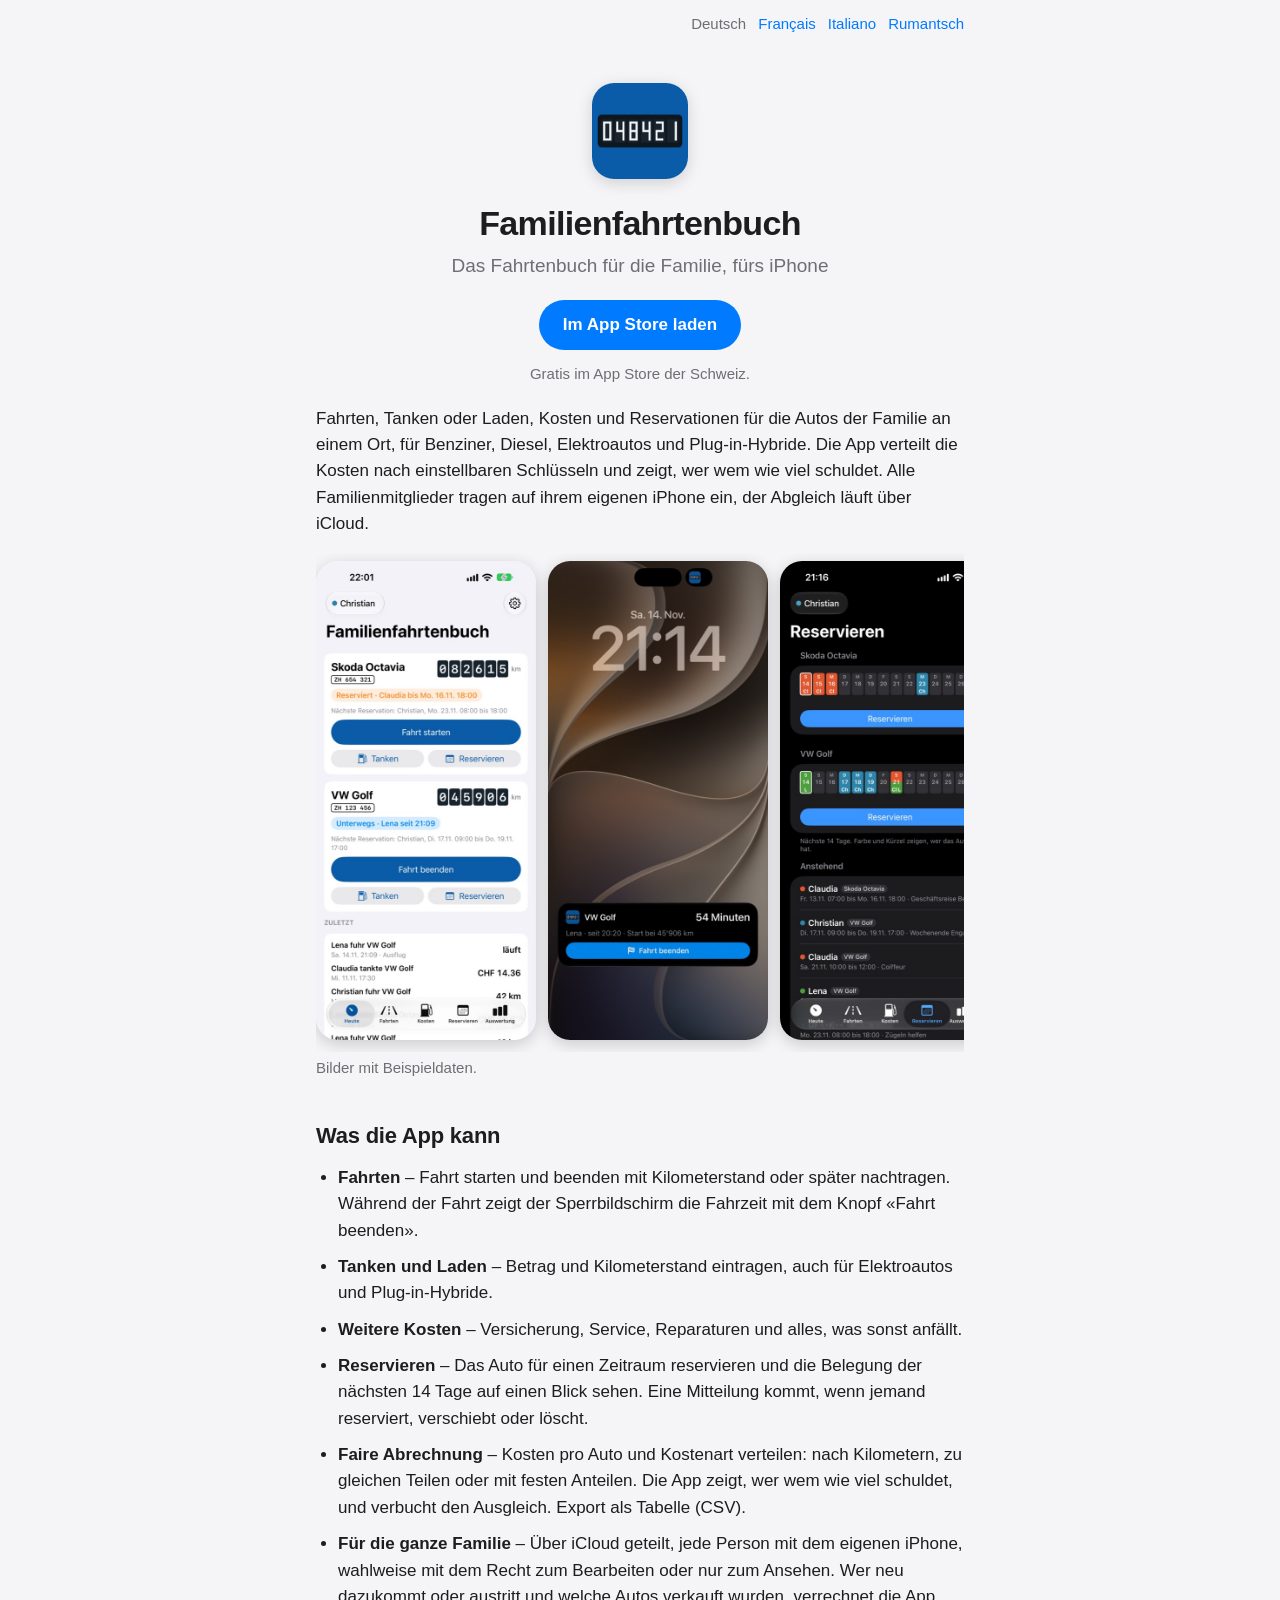
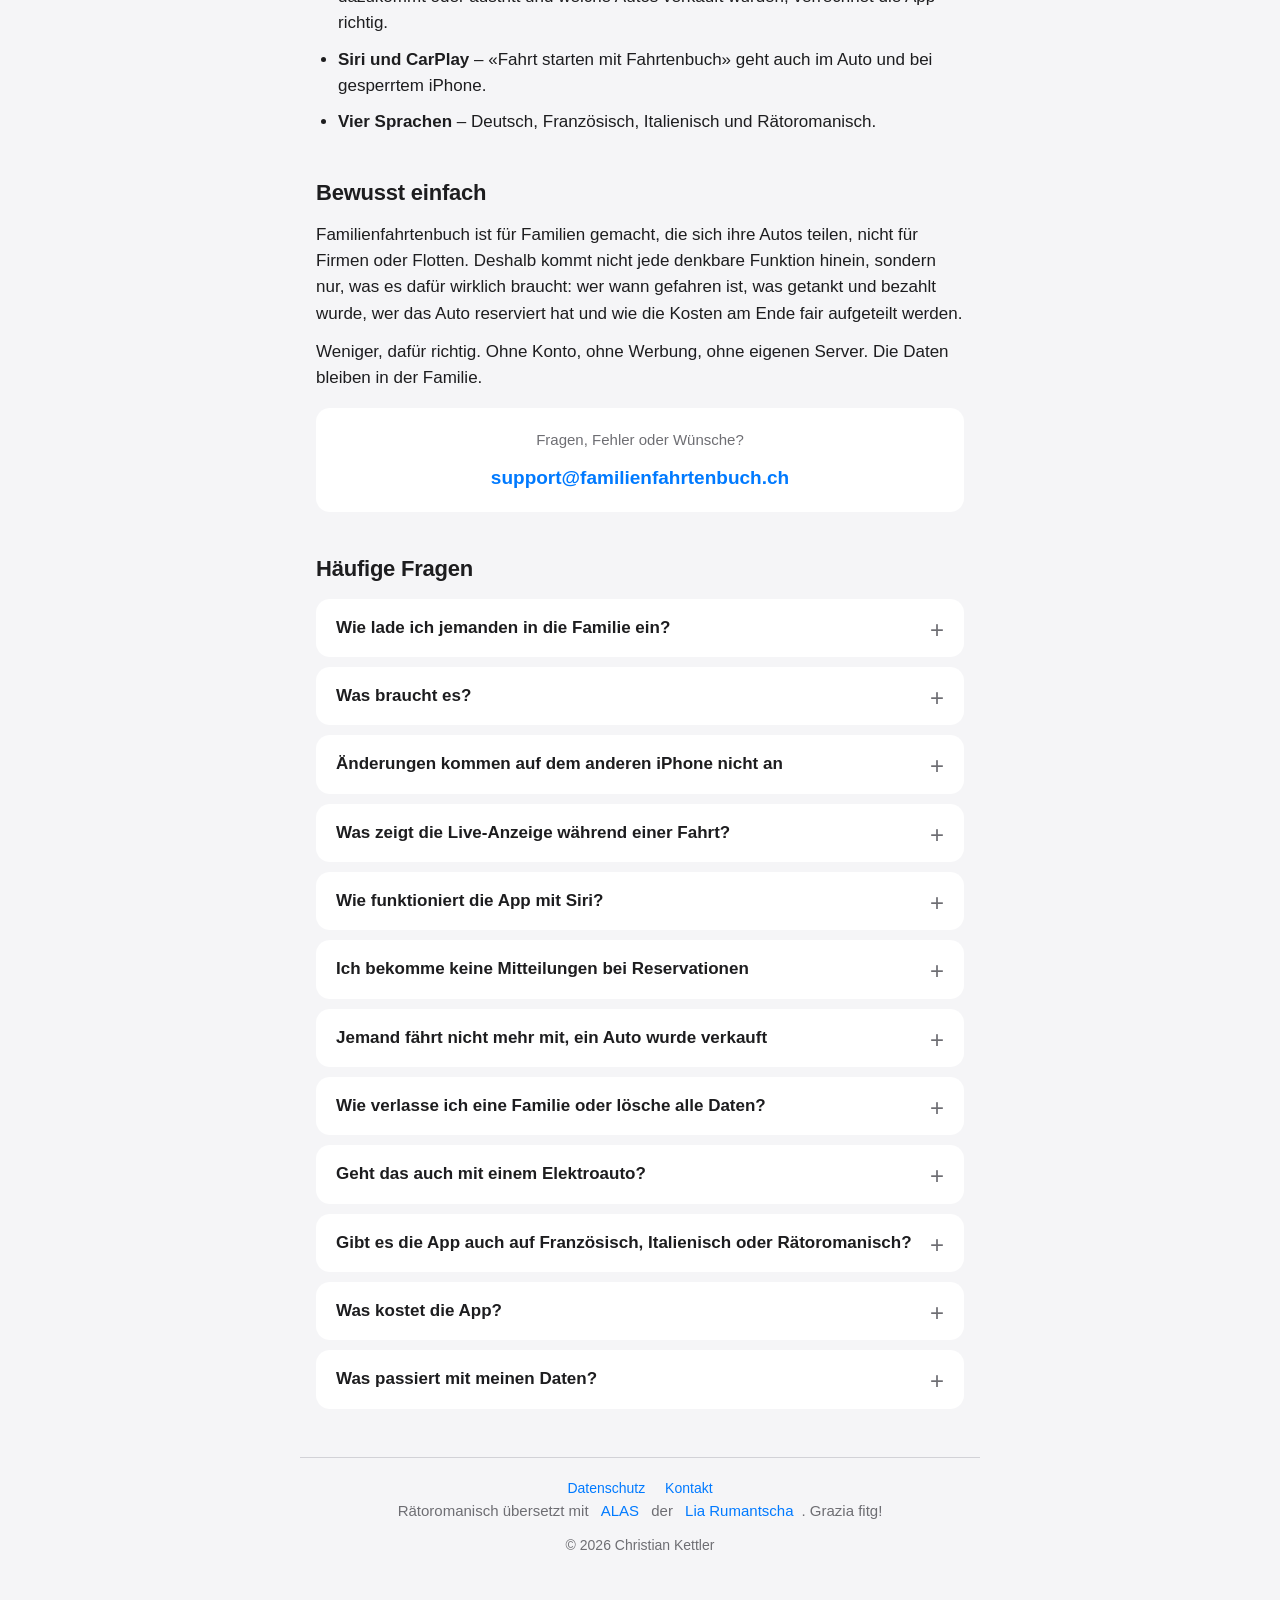
<file: index.html>
<!doctype html>
<html lang="de-CH">
<head>
<meta charset="utf-8">
<meta name="viewport" content="width=device-width, initial-scale=1">
<title>Familienfahrtenbuch – Support</title>
<link rel="canonical" href="https://familienfahrtenbuch.ch/">
<link rel="alternate" hreflang="de-CH" href="https://familienfahrtenbuch.ch/">
<link rel="alternate" hreflang="fr-CH" href="https://familienfahrtenbuch.ch/fr/">
<link rel="alternate" hreflang="it-CH" href="https://familienfahrtenbuch.ch/it/">
<link rel="alternate" hreflang="rm-CH" href="https://familienfahrtenbuch.ch/rm/">
<link rel="alternate" hreflang="x-default" href="https://familienfahrtenbuch.ch/">
<meta name="description" content="Familienfahrtenbuch: das Fahrtenbuch für die Familie, fürs iPhone. Fahrten, Tanken, Kosten und Reservationen, gemeinsam über iCloud. Hilfe und Kontakt.">
<link rel="icon" href="icon.png">
<link rel="apple-touch-icon" href="apple-touch-icon.png">
<link rel="stylesheet" href="style.css">
</head>
<body>
<nav class="langs" aria-label="Sprache / Langue / Lingua"><span aria-current="page">Deutsch</span><a href="fr/" lang="fr" hreflang="fr">Français</a><a href="it/" lang="it" hreflang="it">Italiano</a><a href="rm/" lang="rm" hreflang="rm">Rumantsch</a></nav>
<header>
  <img src="icon.png" alt="">
  <h1>Familienfahrtenbuch</h1>
  <p class="lead">Das Fahrtenbuch für die Familie, fürs iPhone</p>
  <p><a class="store" href="https://apps.apple.com/ch/app/id6833366679">Im App Store laden</a></p>
  <p class="muted">Gratis im App Store der Schweiz.</p>
</header>

<main>
  <p>Fahrten, Tanken oder Laden, Kosten und Reservationen für die Autos der Familie an einem Ort, für Benziner, Diesel, Elektroautos und Plug-in-Hybride. Die App verteilt die Kosten nach einstellbaren Schlüsseln und zeigt, wer wem wie viel schuldet. Alle Familienmitglieder tragen auf ihrem eigenen iPhone ein, der Abgleich läuft über iCloud.</p>

  <div class="gallery" aria-label="Bildschirmfotos der App">
    <img src="bilder/1-heute.jpg" alt="Heute: Autos mit Kilometerstand, Reservation und laufender Fahrt" loading="lazy">
    <img src="bilder/2-live.jpg" alt="Live-Anzeige der laufenden Fahrt auf dem Sperrbildschirm" loading="lazy">
    <img src="bilder/3-reservieren-dunkel.jpg" alt="Reservieren mit Belegung der nächsten 14 Tage, dunkle Darstellung" loading="lazy">
    <img src="bilder/4-auswertung.jpg" alt="Auswertung: Kosten, Kilometer und wer wie viel zahlt" loading="lazy">
    <img src="bilder/6-kosten-dunkel.jpg" alt="Tankfüllungen mit Betrag und Kilometerstand, dunkle Darstellung" loading="lazy">
    <img src="bilder/5-fahrten.jpg" alt="Liste der Fahrten mit Kilometern" loading="lazy">
    <img src="bilder/7-tanken.jpg" alt="Formular zum Eintragen einer Tankfüllung" loading="lazy">
  </div>
  <p class="muted">Bilder mit Beispieldaten.</p>

  <h2>Was die App kann</h2>
  <ul class="features">
    <li><strong>Fahrten</strong> – Fahrt starten und beenden mit Kilometerstand oder später nachtragen. Während der Fahrt zeigt der Sperrbildschirm die Fahrzeit mit dem Knopf «Fahrt beenden».</li>
    <li><strong>Tanken und Laden</strong> – Betrag und Kilometerstand eintragen, auch für Elektroautos und Plug-in-Hybride.</li>
    <li><strong>Weitere Kosten</strong> – Versicherung, Service, Reparaturen und alles, was sonst anfällt.</li>
    <li><strong>Reservieren</strong> – Das Auto für einen Zeitraum reservieren und die Belegung der nächsten 14 Tage auf einen Blick sehen. Eine Mitteilung kommt, wenn jemand reserviert, verschiebt oder löscht.</li>
    <li><strong>Faire Abrechnung</strong> – Kosten pro Auto und Kostenart verteilen: nach Kilometern, zu gleichen Teilen oder mit festen Anteilen. Die App zeigt, wer wem wie viel schuldet, und verbucht den Ausgleich. Export als Tabelle (CSV).</li>
    <li><strong>Für die ganze Familie</strong> – Über iCloud geteilt, jede Person mit dem eigenen iPhone, wahlweise mit dem Recht zum Bearbeiten oder nur zum Ansehen. Wer neu dazukommt oder austritt und welche Autos verkauft wurden, verrechnet die App richtig.</li>
    <li><strong>Siri und CarPlay</strong> – «Fahrt starten mit Fahrtenbuch» geht auch im Auto und bei gesperrtem iPhone.</li>
    <li><strong>Vier Sprachen</strong> – Deutsch, Französisch, Italienisch und Rätoromanisch.</li>
  </ul>

  <h2>Bewusst einfach</h2>
  <p>Familienfahrtenbuch ist für Familien gemacht, die sich ihre Autos teilen, nicht für Firmen oder Flotten. Deshalb kommt nicht jede denkbare Funktion hinein, sondern nur, was es dafür wirklich braucht: wer wann gefahren ist, was getankt und bezahlt wurde, wer das Auto reserviert hat und wie die Kosten am Ende fair aufgeteilt werden.</p>
  <p>Weniger, dafür richtig. Ohne Konto, ohne Werbung, ohne eigenen Server. Die Daten bleiben in der Familie.</p>

  <div class="card contact">
    <p class="muted">Fragen, Fehler oder Wünsche?</p>
    <a href="mailto:support@familienfahrtenbuch.ch">support@familienfahrtenbuch.ch</a>
  </div>

  <h2>Häufige Fragen</h2>

  <details>
    <summary>Wie lade ich jemanden in die Familie ein?</summary>
    <div>
      <p>In der App unter Einstellungen → «Familie einladen …» einen Link verschicken, zum Beispiel über Nachrichten.</p>
      <p>Die eingeladene Person installiert die App, öffnet sie einmal und tippt danach auf den Link. Passiert nach dem Antippen nichts, den Link einfach nochmals antippen.</p>
    </div>
  </details>

  <details>
    <summary>Was braucht es?</summary>
    <div>
      <p>Ein iPhone mit iOS 17 oder neuer. Zum Teilen mit der Familie müssen alle mit ihrer Apple-ID bei iCloud angemeldet sein. Die Daten der Familie liegen in der iCloud der Person, die eingeladen hat, und zählen zu ihrem iCloud-Speicher (meist nur wenig Platz).</p>
    </div>
  </details>

  <details>
    <summary>Änderungen kommen auf dem anderen iPhone nicht an</summary>
    <div>
      <p>Der Abgleich über iCloud kann einige Minuten dauern. Automatisch im Hintergrund klappt er nur, wenn die Hintergrundaktualisierung für die App eingeschaltet und der Stromsparmodus aus ist. Sonst kommen Änderungen erst, wenn die App geöffnet wird. Bitte prüfen:</p>
      <ul>
        <li>iOS-Einstellungen → Allgemein → Hintergrundaktualisierung: eingeschaltet, auch bei Familienfahrtenbuch.</li>
        <li>Stromsparmodus aus. Die App im App-Umschalter nicht wegwischen.</li>
        <li>Beide iPhones sind mit dem Internet verbunden und bei iCloud angemeldet.</li>
        <li>In der App unter Einstellungen stehen «Zuletzt geladen» und «Zuletzt hochgeladen». Steht dort eine Meldung «iCloud-Abgleich: …», schicken Sie uns diese bitte.</li>
        <li>Die App einmal ganz schliessen und wieder öffnen.</li>
      </ul>
    </div>
  </details>

  <details>
    <summary>Was zeigt die Live-Anzeige während einer Fahrt?</summary>
    <div>
      <p>Solange deine Fahrt läuft, zeigen Sperrbildschirm und Dynamic Island das Auto, die Fahrzeit und den Knopf «Fahrt beenden». Der Knopf öffnet direkt das Formular für den Kilometerstand. Läuft eine Fahrt seit 12 Stunden, erinnert die App daran, sie zu beenden.</p>
      <p>Beim ersten Mal fragt iOS, ob die App Live-Aktivitäten zeigen darf. Ein- und ausschalten lässt sich das in den iOS-Einstellungen unter Familienfahrtenbuch → Live-Aktivitäten. Länger als 8 Stunden zeigt iOS eine Live-Anzeige nicht.</p>
    </div>
  </details>

  <details>
    <summary>Wie funktioniert die App mit Siri?</summary>
    <div>
      <p>Sag zum Beispiel:</p>
      <ul>
        <li>«Fahrt starten mit Fahrtenbuch»</li>
        <li>«Fahrt mit VW Golf starten in Fahrtenbuch» (mit dem Namen deines Autos)</li>
        <li>«Fahrt beenden mit Fahrtenbuch»</li>
        <li>«Tanken eintragen mit Fahrtenbuch»</li>
      </ul>
      <p>Siri versteht die Befehle in der Sprache, die in den iOS-Einstellungen für Siri gewählt ist: Deutsch (auf Hochdeutsch gesprochen), Französisch oder Italienisch, nicht Rätoromanisch. Ab Version 1.4 zeigt die App unter Einstellungen → «Siri und Kurzbefehle» die Sätze in der Sprache von Siri; stimmt sie nicht, lässt sie sich dort über den Sätzen von Hand wählen.</p>
      <p>Siri fragt nach, was fehlt: das Auto, wenn es mehrere gibt, beim Beenden den Kilometerstand, beim Tanken oder Laden Betrag und Kilometerstand. Gebucht wird auf die Person, die in der App oben links als «ich» gewählt ist. Fahrt starten und beenden gehen auch bei gesperrtem iPhone und im Auto mit CarPlay, Tanken und Laden erst nach dem Entsperren.</p>
      <p>Dieselben Befehle stehen in der Kurzbefehle-App und lassen sich auf die Aktionstaste legen. In der App unter Einstellungen → «Siri und Kurzbefehle» sind alle Sätze aufgelistet.</p>
    </div>
  </details>

  <details>
    <summary>Ich bekomme keine Mitteilungen bei Reservationen</summary>
    <div>
      <p>Jedes iPhone erzeugt die Mitteilung selbst, sobald der Abgleich die Änderung gebracht hat. Der Schalter «Mitteilungen bei Reservationen» in den Einstellungen gilt deshalb nur für das eigene iPhone. Zusätzlich muss die App in den iOS-Einstellungen Mitteilungen senden dürfen.</p>
      <p>Wichtig: Ohne Hintergrundaktualisierung oder im Stromsparmodus kommt die Mitteilung erst, wenn die App geöffnet wird. Auch sonst entscheidet iOS selbst, wann es die App im Hintergrund weckt; eine Mitteilung kann deshalb einige Minuten später kommen.</p>
    </div>
  </details>

  <details>
    <summary>Jemand fährt nicht mehr mit, ein Auto wurde verkauft</summary>
    <div>
      <p>Personen in den Einstellungen «Austreten lassen …», Autos «Als verkauft markieren …». Beide bleiben mit ihren Einträgen in der Abrechnung, damit der Ausgleich stimmt, erscheinen aber nicht mehr in den Auswahllisten.</p>
    </div>
  </details>

  <details>
    <summary>Wie verlasse ich eine Familie oder lösche alle Daten?</summary>
    <div>
      <p>Eine Familie verlassen: Einstellungen → «Teilnehmer ansehen». Alle Daten der Familie löschen: Einstellungen → «Auf Werkseinstellungen zurücksetzen». Das löscht die Daten auch bei allen Eingeladenen.</p>
    </div>
  </details>

  <details>
    <summary>Geht das auch mit einem Elektroauto?</summary>
    <div>
      <p>Ja. Beim Auto in den Einstellungen als Antrieb «Elektro» wählen. Dann heisst es «Laden» statt «Tanken». Strom wird in der Abrechnung wie Treibstoff nach den gefahrenen Kilometern verteilt. Mit Siri: «Laden eintragen mit Fahrtenbuch».</p>
      <p>Bei einem Plug-in-Hybrid als Antrieb «Plug-in-Hybrid» wählen (ab Version 1.4). Dann gibt es «Tanken/Laden», und im Formular wählst du, ob getankt oder geladen wurde. Siri fragt nach.</p>
    </div>
  </details>

  <details>
    <summary>Gibt es die App auch auf Französisch, Italienisch oder Rätoromanisch?</summary>
    <div>
      <p>Ja, ab Version 1.4. Die App folgt der Sprache des iPhones. Eine andere Sprache nur für diese App lässt sich in der App unter Einstellungen → «Sprache» wählen, danach die App einmal ganz schliessen und neu öffnen. Französisch und Italienisch sind mit künstlicher Intelligenz (KI) übersetzt, Rätoromanisch mit <a href="https://alas.liarumantscha.ch" rel="noopener">ALAS</a>, dem Übersetzer der <a href="https://www.liarumantscha.ch" rel="noopener">Lia Rumantscha</a>. Hinweise auf Fehler nehmen wir gerne entgegen. Siri versteht die Befehle auf Deutsch, Französisch und Italienisch.</p>
    </div>
  </details>

  <details>
    <summary>Was kostet die App?</summary>
    <div>
      <p>Nichts. Keine Werbung, keine Abos.</p>
    </div>
  </details>

  <details>
    <summary>Was passiert mit meinen Daten?</summary>
    <div>
      <p>Die App sammelt keine Daten. Was Sie eintragen, liegt auf Ihrem iPhone und in iCloud, sichtbar nur für Ihre Familie. Wir haben keinen Zugriff darauf. Einzelheiten in der <a href="datenschutz.html">Datenschutzerklärung</a>.</p>
    </div>
  </details>
</main>

<footer>
  <a href="datenschutz.html">Datenschutz</a>
  <a href="mailto:support@familienfahrtenbuch.ch">Kontakt</a>
  <p class="muted">Rätoromanisch übersetzt mit <a href="https://alas.liarumantscha.ch" rel="noopener">ALAS</a> der <a href="https://www.liarumantscha.ch" rel="noopener">Lia Rumantscha</a>. Grazia fitg!</p>
  <p>© 2026 Christian Kettler</p>
</footer>
</body>
</html>
</file>
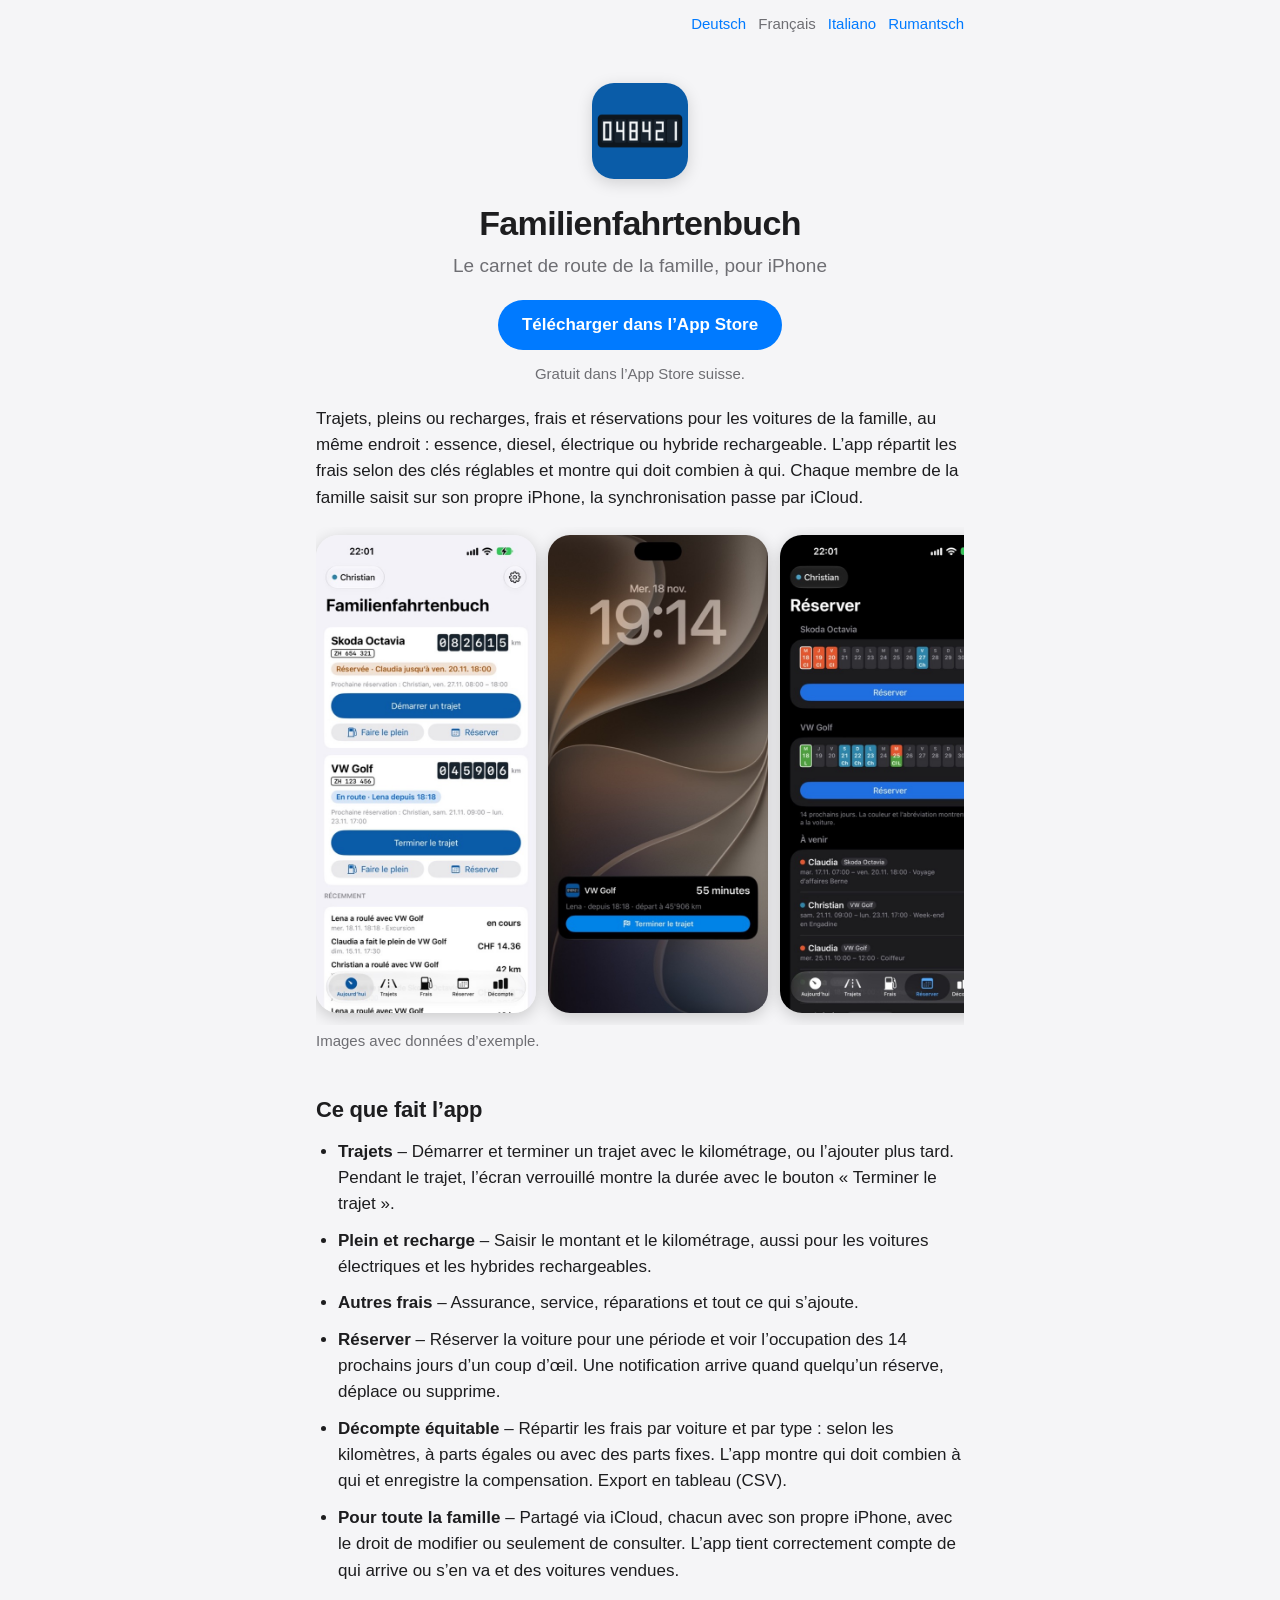
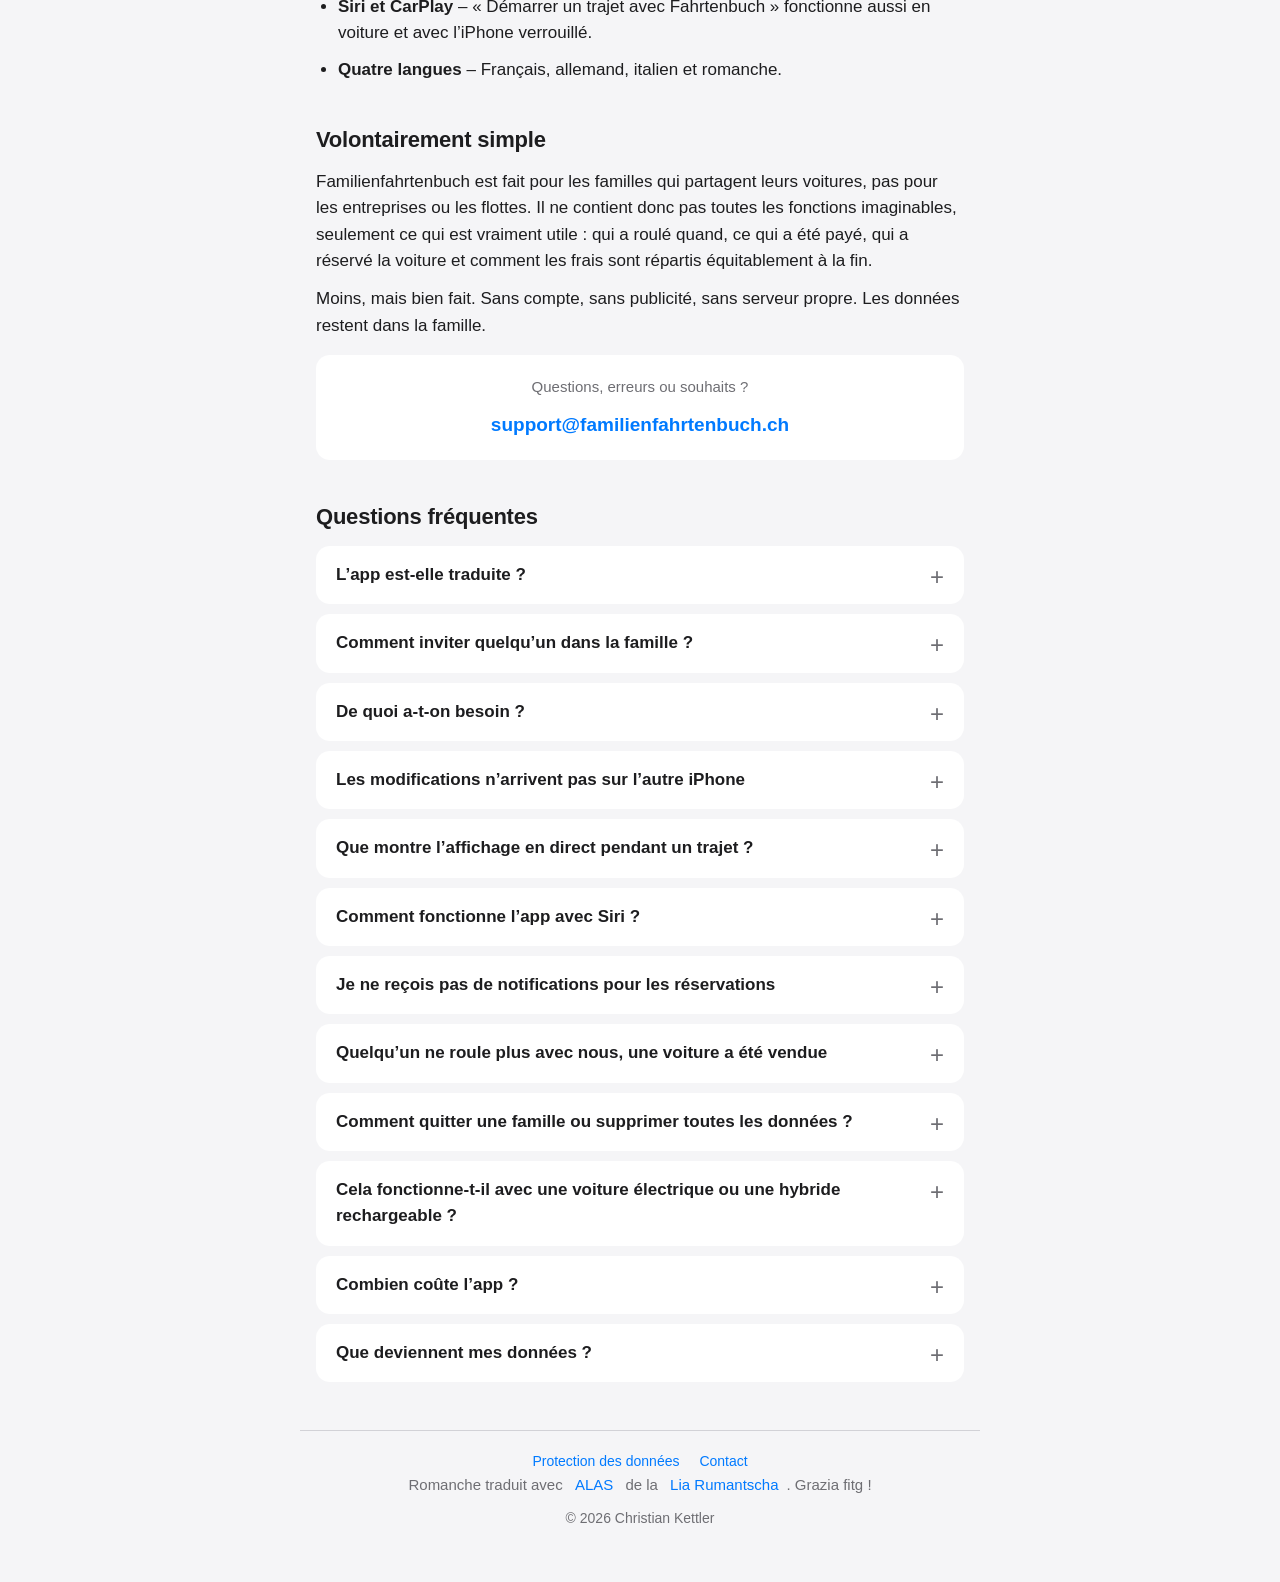
<file: fr/index.html>
<!doctype html>
<html lang="fr-CH">
<head>
<meta charset="utf-8">
<meta name="viewport" content="width=device-width, initial-scale=1">
<title>Familienfahrtenbuch – Support</title>
<link rel="canonical" href="https://familienfahrtenbuch.ch/fr/">
<link rel="alternate" hreflang="de-CH" href="https://familienfahrtenbuch.ch/">
<link rel="alternate" hreflang="fr-CH" href="https://familienfahrtenbuch.ch/fr/">
<link rel="alternate" hreflang="it-CH" href="https://familienfahrtenbuch.ch/it/">
<link rel="alternate" hreflang="rm-CH" href="https://familienfahrtenbuch.ch/rm/">
<link rel="alternate" hreflang="x-default" href="https://familienfahrtenbuch.ch/">
<meta name="description" content="Familienfahrtenbuch : le carnet de route de la famille, pour iPhone. Trajets, pleins, frais et réservations, en commun via iCloud. Aide et contact.">
<link rel="icon" href="../icon.png">
<link rel="apple-touch-icon" href="../apple-touch-icon.png">
<link rel="stylesheet" href="../style.css">
</head>
<body>
<nav class="langs" aria-label="Sprache / Langue / Lingua"><a href="../" lang="de" hreflang="de">Deutsch</a><span aria-current="page">Français</span><a href="../it/" lang="it" hreflang="it">Italiano</a><a href="../rm/" lang="rm" hreflang="rm">Rumantsch</a></nav>
<header>
  <img src="../icon.png" alt="">
  <h1>Familienfahrtenbuch</h1>
  <p class="lead">Le carnet de route de la famille, pour iPhone</p>
  <p><a class="store" href="https://apps.apple.com/ch/app/id6833366679">Télécharger dans l’App Store</a></p>
  <p class="muted">Gratuit dans l’App Store suisse.</p>
</header>

<main>
  <p>Trajets, pleins ou recharges, frais et réservations pour les voitures de la famille, au même endroit : essence, diesel, électrique ou hybride rechargeable. L’app répartit les frais selon des clés réglables et montre qui doit combien à qui. Chaque membre de la famille saisit sur son propre iPhone, la synchronisation passe par iCloud.</p>

  <div class="gallery" aria-label="Captures d’écran de l’app">
    <img src="../bilder/fr/1-heute.jpg" alt="Aujourd’hui : voitures avec kilométrage, réservation et trajet en cours" loading="lazy">
    <img src="../bilder/fr/2-live.jpg" alt="Affichage en direct du trajet en cours sur l’écran verrouillé" loading="lazy">
    <img src="../bilder/fr/3-reservieren-dunkel.jpg" alt="Réserver avec l’occupation des 14 prochains jours, mode sombre" loading="lazy">
    <img src="../bilder/fr/4-auswertung.jpg" alt="Décompte : frais, kilomètres et qui paie combien" loading="lazy">
    <img src="../bilder/fr/6-kosten-dunkel.jpg" alt="Pleins avec montant et kilométrage, mode sombre" loading="lazy">
    <img src="../bilder/fr/5-fahrten.jpg" alt="Liste des trajets avec kilomètres" loading="lazy">
    <img src="../bilder/fr/7-tanken.jpg" alt="Formulaire pour saisir un plein" loading="lazy">
  </div>
  <p class="muted">Images avec données d’exemple.</p>

  <h2>Ce que fait l’app</h2>
  <ul class="features">
    <li><strong>Trajets</strong> – Démarrer et terminer un trajet avec le kilométrage, ou l’ajouter plus tard. Pendant le trajet, l’écran verrouillé montre la durée avec le bouton « Terminer le trajet ».</li>
    <li><strong>Plein et recharge</strong> – Saisir le montant et le kilométrage, aussi pour les voitures électriques et les hybrides rechargeables.</li>
    <li><strong>Autres frais</strong> – Assurance, service, réparations et tout ce qui s’ajoute.</li>
    <li><strong>Réserver</strong> – Réserver la voiture pour une période et voir l’occupation des 14 prochains jours d’un coup d’œil. Une notification arrive quand quelqu’un réserve, déplace ou supprime.</li>
    <li><strong>Décompte équitable</strong> – Répartir les frais par voiture et par type : selon les kilomètres, à parts égales ou avec des parts fixes. L’app montre qui doit combien à qui et enregistre la compensation. Export en tableau (CSV).</li>
    <li><strong>Pour toute la famille</strong> – Partagé via iCloud, chacun avec son propre iPhone, avec le droit de modifier ou seulement de consulter. L’app tient correctement compte de qui arrive ou s’en va et des voitures vendues.</li>
    <li><strong>Siri et CarPlay</strong> – « Démarrer un trajet avec Fahrtenbuch » fonctionne aussi en voiture et avec l’iPhone verrouillé.</li>
    <li><strong>Quatre langues</strong> – Français, allemand, italien et romanche.</li>
  </ul>

  <h2>Volontairement simple</h2>
  <p>Familienfahrtenbuch est fait pour les familles qui partagent leurs voitures, pas pour les entreprises ou les flottes. Il ne contient donc pas toutes les fonctions imaginables, seulement ce qui est vraiment utile : qui a roulé quand, ce qui a été payé, qui a réservé la voiture et comment les frais sont répartis équitablement à la fin.</p>
  <p>Moins, mais bien fait. Sans compte, sans publicité, sans serveur propre. Les données restent dans la famille.</p>

  <div class="card contact">
    <p class="muted">Questions, erreurs ou souhaits ?</p>
    <a href="mailto:support@familienfahrtenbuch.ch">support@familienfahrtenbuch.ch</a>
  </div>

  <h2>Questions fréquentes</h2>

  <details>
    <summary>L’app est-elle traduite ?</summary>
    <div>
      <p>Oui, depuis la version 1.4, l’app existe en français, en italien et en romanche. Le français et l’italien ont été traduits avec l’intelligence artificielle (IA), le romanche avec <a href="https://alas.liarumantscha.ch" rel="noopener">ALAS</a>, le traducteur de la <a href="https://www.liarumantscha.ch" rel="noopener">Lia Rumantscha</a> ; nous vous remercions de nous signaler les erreurs. L’app suit la langue de l’iPhone. Une autre langue juste pour cette app se choisit dans l’app sous Réglages → « Langue », puis il faut fermer complètement l’app et la rouvrir.</p>
    </div>
  </details>

  <details>
    <summary>Comment inviter quelqu’un dans la famille ?</summary>
    <div>
      <p>Dans l’app, sous Réglages → « Inviter la famille … », envoyer un lien, par exemple par Messages.</p>
      <p>La personne invitée installe l’app, l’ouvre une fois, puis touche le lien. Si rien ne se passe, toucher simplement le lien encore une fois.</p>
    </div>
  </details>

  <details>
    <summary>De quoi a-t-on besoin ?</summary>
    <div>
      <p>D’un iPhone avec iOS 17 ou plus récent. Pour partager avec la famille, tout le monde doit être connecté à iCloud avec son identifiant Apple. Les données de la famille se trouvent dans l’iCloud de la personne qui a invité et comptent dans son stockage iCloud (généralement très peu).</p>
    </div>
  </details>

  <details>
    <summary>Les modifications n’arrivent pas sur l’autre iPhone</summary>
    <div>
      <p>La synchronisation via iCloud peut prendre quelques minutes. En arrière-plan, elle ne fonctionne que si l’actualisation en arrière-plan est activée pour l’app et que le mode économie d’énergie est désactivé. Sinon, les modifications n’arrivent qu’à l’ouverture de l’app. Merci de vérifier :</p>
      <ul>
        <li>Réglages iOS → Général → Actualisation en arrière-plan : activée, aussi pour Familienfahrtenbuch.</li>
        <li>Mode économie d’énergie désactivé. Ne pas fermer l’app dans le sélecteur d’apps.</li>
        <li>Les deux iPhone sont connectés à Internet et à iCloud.</li>
        <li>Dans l’app, sous Réglages, figurent « Dernier chargement » et « Dernier envoi ». Si un message « Synchronisation iCloud : … » s’affiche, merci de nous l’envoyer.</li>
        <li>Fermer complètement l’app une fois et la rouvrir.</li>
      </ul>
    </div>
  </details>

  <details>
    <summary>Que montre l’affichage en direct pendant un trajet ?</summary>
    <div>
      <p>Tant que ton trajet est en cours, l’écran verrouillé et la Dynamic Island montrent la voiture, la durée et le bouton « Terminer le trajet ». Le bouton ouvre directement le formulaire pour le kilométrage. Si un trajet dure depuis 12 heures, l’app rappelle de le terminer.</p>
      <p>La première fois, iOS demande si l’app peut afficher des activités en direct. Cela se règle dans les réglages iOS sous Familienfahrtenbuch → Activités en direct. iOS n’affiche pas une activité en direct plus de 8 heures.</p>
    </div>
  </details>

  <details>
    <summary>Comment fonctionne l’app avec Siri ?</summary>
    <div>
      <p>Dis par exemple :</p>
      <ul>
        <li>« Démarrer un trajet avec Fahrtenbuch »</li>
        <li>« Démarrer un trajet avec VW Golf dans Fahrtenbuch » (avec le nom de ta voiture)</li>
        <li>« Terminer le trajet avec Fahrtenbuch »</li>
        <li>« Ajouter un plein avec Fahrtenbuch » ou « Ajouter une recharge avec Fahrtenbuch »</li>
      </ul>
      <p>Siri comprend les commandes dans la langue choisie pour Siri dans les réglages iOS : allemand (prononcé en allemand standard), français ou italien, pas en romanche. Dès la version 1.4, l’app affiche sous Réglages → « Siri et Raccourcis » les phrases dans la langue de Siri ; si elle ne correspond pas, on peut la choisir à la main au-dessus des phrases.</p>
      <p>Siri demande ce qui manque : la voiture s’il y en a plusieurs, à la fin le kilométrage, pour un plein ou une recharge le montant et le kilométrage. C’est attribué à la personne choisie comme « moi » en haut à gauche dans l’app. Démarrer et terminer un trajet fonctionnent aussi avec l’iPhone verrouillé et en voiture avec CarPlay, le plein et la recharge seulement après déverrouillage.</p>
      <p>Les mêmes commandes figurent dans l’app Raccourcis et peuvent être placées sur le bouton Action. Dans l’app, sous Réglages → « Siri et Raccourcis », toutes les phrases sont listées.</p>
    </div>
  </details>

  <details>
    <summary>Je ne reçois pas de notifications pour les réservations</summary>
    <div>
      <p>Chaque iPhone crée la notification lui-même dès que la synchronisation a apporté la modification. L’interrupteur « Notifications de réservations » dans les réglages ne vaut donc que pour son propre iPhone. De plus, l’app doit avoir le droit d’envoyer des notifications dans les réglages iOS.</p>
      <p>Important : sans actualisation en arrière-plan ou en mode économie d’énergie, la notification n’arrive qu’à l’ouverture de l’app. Même sinon, iOS décide lui-même quand il réveille l’app en arrière-plan ; une notification peut donc arriver quelques minutes plus tard.</p>
    </div>
  </details>

  <details>
    <summary>Quelqu’un ne roule plus avec nous, une voiture a été vendue</summary>
    <div>
      <p>Pour les personnes, dans les réglages « Faire partir … », pour les voitures « Marquer comme vendue … ». Les deux restent avec leurs entrées dans le décompte pour que la compensation soit juste, mais n’apparaissent plus dans les listes de choix.</p>
    </div>
  </details>

  <details>
    <summary>Comment quitter une famille ou supprimer toutes les données ?</summary>
    <div>
      <p>Quitter une famille : Réglages → « Voir les participants ». Supprimer toutes les données de la famille : Réglages → « Réinitialiser ». Cela supprime aussi les données chez toutes les personnes invitées.</p>
    </div>
  </details>

  <details>
    <summary>Cela fonctionne-t-il avec une voiture électrique ou une hybride rechargeable ?</summary>
    <div>
      <p>Oui. Dans les réglages de la voiture, choisir la motorisation « Électrique ». On « recharge » alors au lieu de « faire le plein ». L’électricité est répartie dans le décompte comme le carburant, selon les kilomètres parcourus. Avec Siri : « Ajouter une recharge avec Fahrtenbuch ».</p>
      <p>Pour une hybride rechargeable, choisir « Hybride rechargeable » (dès la version 1.4). Le bouton s’appelle alors « Plein/Recharge », et dans le formulaire tu choisis si tu as fait le plein ou rechargé. Siri le demande.</p>
    </div>
  </details>

  <details>
    <summary>Combien coûte l’app ?</summary>
    <div>
      <p>Rien. Pas de publicité, pas d’abonnement.</p>
    </div>
  </details>

  <details>
    <summary>Que deviennent mes données ?</summary>
    <div>
      <p>L’app ne collecte aucune donnée. Ce que vous saisissez se trouve sur votre iPhone et dans iCloud, visible uniquement pour votre famille. Nous n’y avons pas accès. Détails dans la <a href="datenschutz.html">déclaration de protection des données</a>.</p>
    </div>
  </details>
</main>

<footer>
  <a href="datenschutz.html">Protection des données</a>
  <a href="mailto:support@familienfahrtenbuch.ch">Contact</a>
  <p class="muted">Romanche traduit avec <a href="https://alas.liarumantscha.ch" rel="noopener">ALAS</a> de la <a href="https://www.liarumantscha.ch" rel="noopener">Lia Rumantscha</a>. Grazia fitg !</p>
  <p>© 2026 Christian Kettler</p>
</footer>
</body>
</html>
</file>
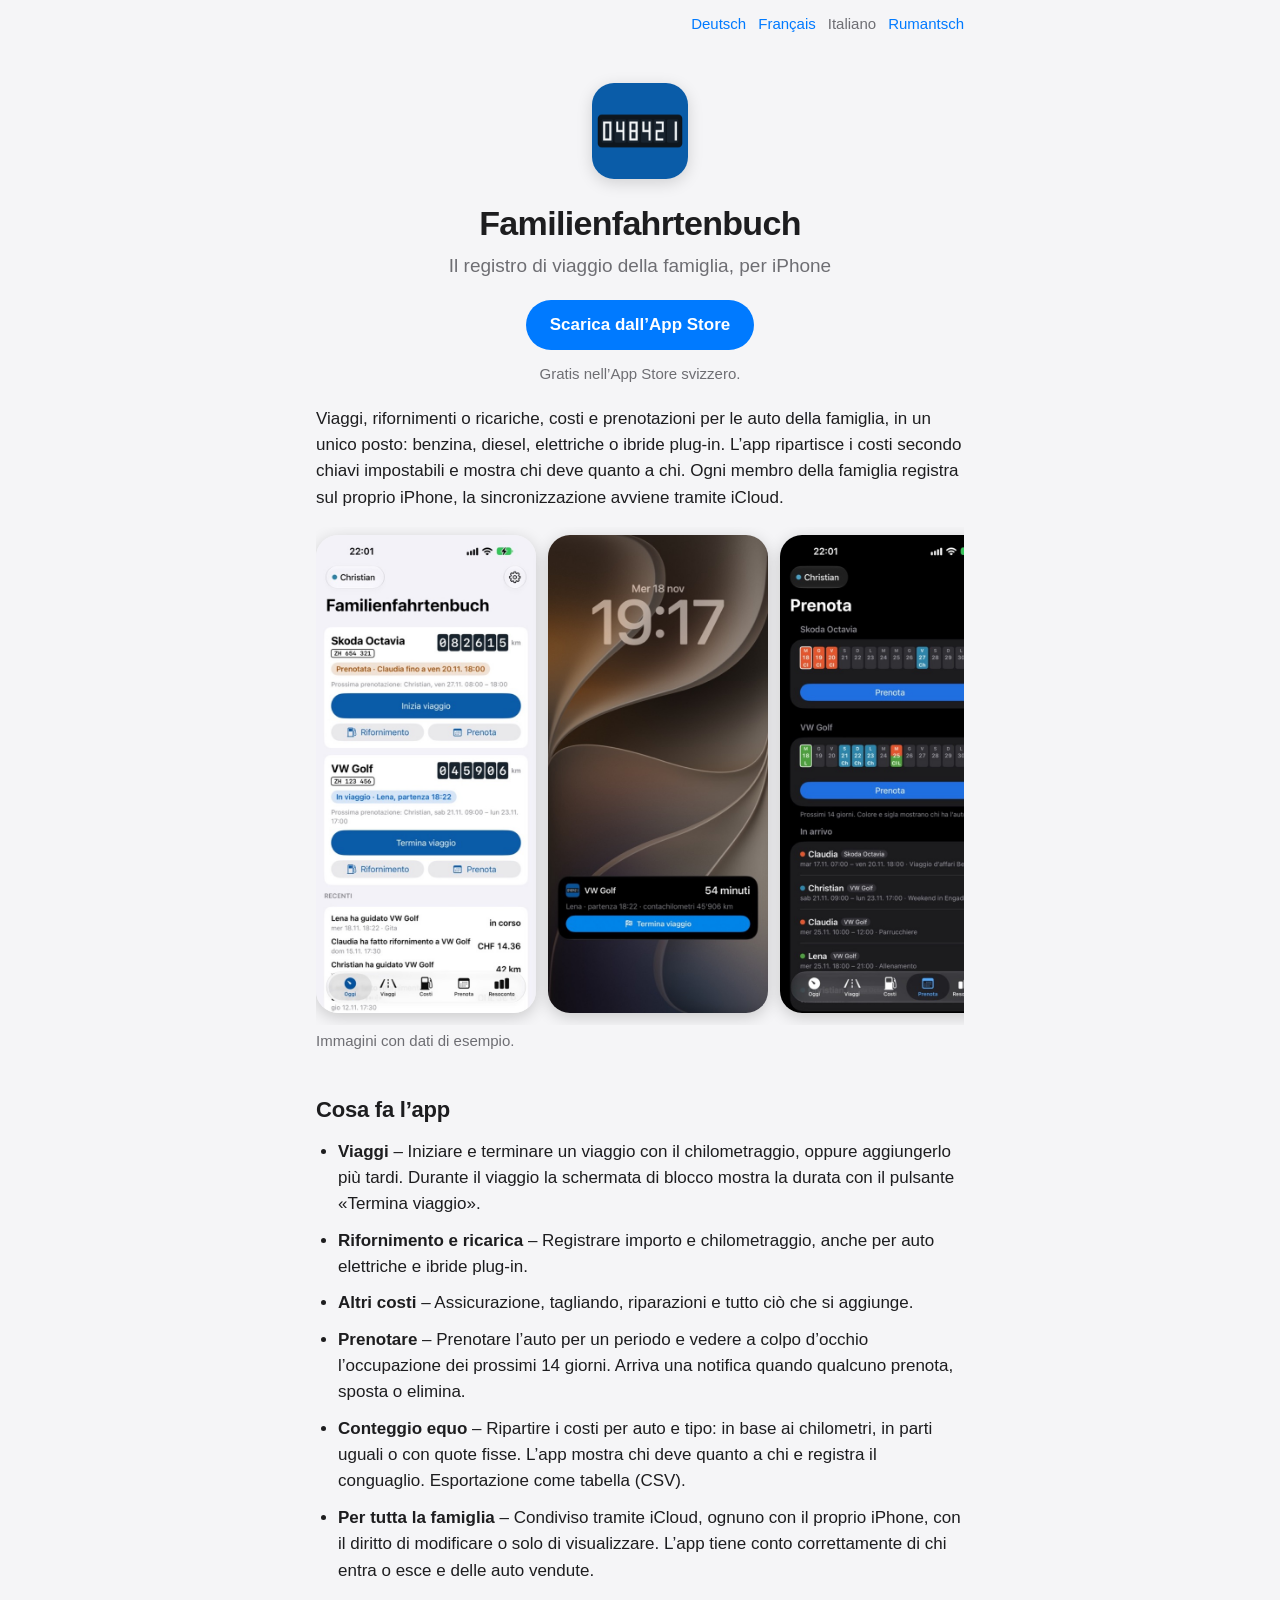
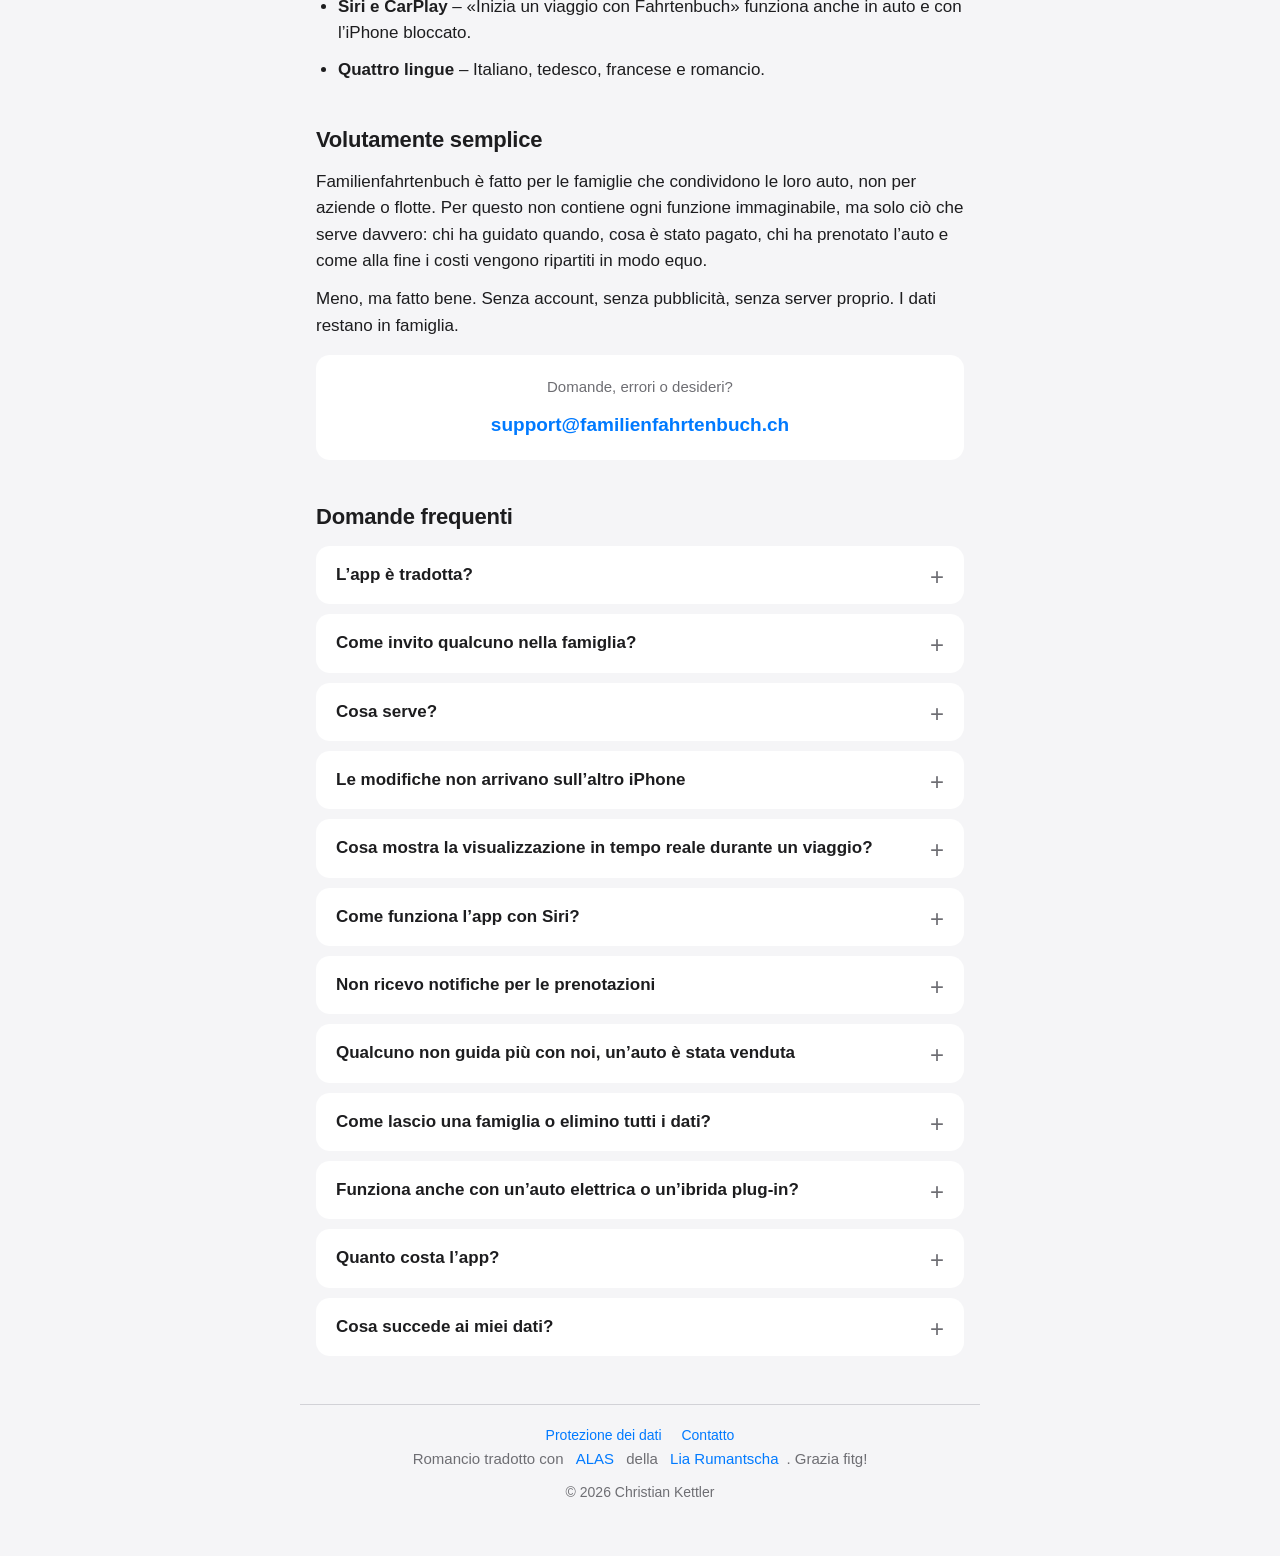
<file: it/index.html>
<!doctype html>
<html lang="it-CH">
<head>
<meta charset="utf-8">
<meta name="viewport" content="width=device-width, initial-scale=1">
<title>Familienfahrtenbuch – Supporto</title>
<link rel="canonical" href="https://familienfahrtenbuch.ch/it/">
<link rel="alternate" hreflang="de-CH" href="https://familienfahrtenbuch.ch/">
<link rel="alternate" hreflang="fr-CH" href="https://familienfahrtenbuch.ch/fr/">
<link rel="alternate" hreflang="it-CH" href="https://familienfahrtenbuch.ch/it/">
<link rel="alternate" hreflang="rm-CH" href="https://familienfahrtenbuch.ch/rm/">
<link rel="alternate" hreflang="x-default" href="https://familienfahrtenbuch.ch/">
<meta name="description" content="Familienfahrtenbuch: il registro di viaggio della famiglia, per iPhone. Viaggi, rifornimenti, costi e prenotazioni, insieme tramite iCloud. Aiuto e contatto.">
<link rel="icon" href="../icon.png">
<link rel="apple-touch-icon" href="../apple-touch-icon.png">
<link rel="stylesheet" href="../style.css">
</head>
<body>
<nav class="langs" aria-label="Sprache / Langue / Lingua"><a href="../" lang="de" hreflang="de">Deutsch</a><a href="../fr/" lang="fr" hreflang="fr">Français</a><span aria-current="page">Italiano</span><a href="../rm/" lang="rm" hreflang="rm">Rumantsch</a></nav>
<header>
  <img src="../icon.png" alt="">
  <h1>Familienfahrtenbuch</h1>
  <p class="lead">Il registro di viaggio della famiglia, per iPhone</p>
  <p><a class="store" href="https://apps.apple.com/ch/app/id6833366679">Scarica dall’App Store</a></p>
  <p class="muted">Gratis nell’App Store svizzero.</p>
</header>

<main>
  <p>Viaggi, rifornimenti o ricariche, costi e prenotazioni per le auto della famiglia, in un unico posto: benzina, diesel, elettriche o ibride plug-in. L’app ripartisce i costi secondo chiavi impostabili e mostra chi deve quanto a chi. Ogni membro della famiglia registra sul proprio iPhone, la sincronizzazione avviene tramite iCloud.</p>

  <div class="gallery" aria-label="Schermate dell’app">
    <img src="../bilder/it/1-heute.jpg" alt="Oggi: auto con chilometraggio, prenotazione e viaggio in corso" loading="lazy">
    <img src="../bilder/it/2-live.jpg" alt="Visualizzazione in tempo reale del viaggio in corso sulla schermata di blocco" loading="lazy">
    <img src="../bilder/it/3-reservieren-dunkel.jpg" alt="Prenotare con l’occupazione dei prossimi 14 giorni, modalità scura" loading="lazy">
    <img src="../bilder/it/4-auswertung.jpg" alt="Resoconto: costi, chilometri e chi paga quanto" loading="lazy">
    <img src="../bilder/it/6-kosten-dunkel.jpg" alt="Rifornimenti con importo e chilometraggio, modalità scura" loading="lazy">
    <img src="../bilder/it/5-fahrten.jpg" alt="Elenco dei viaggi con chilometri" loading="lazy">
    <img src="../bilder/it/7-tanken.jpg" alt="Modulo per registrare un rifornimento" loading="lazy">
  </div>
  <p class="muted">Immagini con dati di esempio.</p>

  <h2>Cosa fa l’app</h2>
  <ul class="features">
    <li><strong>Viaggi</strong> – Iniziare e terminare un viaggio con il chilometraggio, oppure aggiungerlo più tardi. Durante il viaggio la schermata di blocco mostra la durata con il pulsante «Termina viaggio».</li>
    <li><strong>Rifornimento e ricarica</strong> – Registrare importo e chilometraggio, anche per auto elettriche e ibride plug-in.</li>
    <li><strong>Altri costi</strong> – Assicurazione, tagliando, riparazioni e tutto ciò che si aggiunge.</li>
    <li><strong>Prenotare</strong> – Prenotare l’auto per un periodo e vedere a colpo d’occhio l’occupazione dei prossimi 14 giorni. Arriva una notifica quando qualcuno prenota, sposta o elimina.</li>
    <li><strong>Conteggio equo</strong> – Ripartire i costi per auto e tipo: in base ai chilometri, in parti uguali o con quote fisse. L’app mostra chi deve quanto a chi e registra il conguaglio. Esportazione come tabella (CSV).</li>
    <li><strong>Per tutta la famiglia</strong> – Condiviso tramite iCloud, ognuno con il proprio iPhone, con il diritto di modificare o solo di visualizzare. L’app tiene conto correttamente di chi entra o esce e delle auto vendute.</li>
    <li><strong>Siri e CarPlay</strong> – «Inizia un viaggio con Fahrtenbuch» funziona anche in auto e con l’iPhone bloccato.</li>
    <li><strong>Quattro lingue</strong> – Italiano, tedesco, francese e romancio.</li>
  </ul>

  <h2>Volutamente semplice</h2>
  <p>Familienfahrtenbuch è fatto per le famiglie che condividono le loro auto, non per aziende o flotte. Per questo non contiene ogni funzione immaginabile, ma solo ciò che serve davvero: chi ha guidato quando, cosa è stato pagato, chi ha prenotato l’auto e come alla fine i costi vengono ripartiti in modo equo.</p>
  <p>Meno, ma fatto bene. Senza account, senza pubblicità, senza server proprio. I dati restano in famiglia.</p>

  <div class="card contact">
    <p class="muted">Domande, errori o desideri?</p>
    <a href="mailto:support@familienfahrtenbuch.ch">support@familienfahrtenbuch.ch</a>
  </div>

  <h2>Domande frequenti</h2>

  <details>
    <summary>L’app è tradotta?</summary>
    <div>
      <p>Sì, dalla versione 1.4 l’app è disponibile in italiano, francese e romancio. Il francese e l’italiano sono stati tradotti con l’intelligenza artificiale (IA), il romancio con <a href="https://alas.liarumantscha.ch" rel="noopener">ALAS</a>, il traduttore della <a href="https://www.liarumantscha.ch" rel="noopener">Lia Rumantscha</a>; vi ringraziamo se ci segnalate gli errori. L’app segue la lingua dell’iPhone. Un’altra lingua solo per questa app si sceglie nell’app sotto Impostazioni → «Lingua»; poi chiudere del tutto l’app e riaprirla.</p>
    </div>
  </details>

  <details>
    <summary>Come invito qualcuno nella famiglia?</summary>
    <div>
      <p>Nell’app, sotto Impostazioni → «Invita la famiglia …», inviare un link, ad esempio con Messaggi.</p>
      <p>La persona invitata installa l’app, la apre una volta e poi tocca il link. Se dopo averlo toccato non succede nulla, toccare semplicemente di nuovo il link.</p>
    </div>
  </details>

  <details>
    <summary>Cosa serve?</summary>
    <div>
      <p>Un iPhone con iOS 17 o più recente. Per condividere con la famiglia, tutti devono aver effettuato l’accesso a iCloud con il proprio ID Apple. I dati della famiglia si trovano nell’iCloud della persona che ha invitato e contano nel suo spazio iCloud (di solito pochissimo).</p>
    </div>
  </details>

  <details>
    <summary>Le modifiche non arrivano sull’altro iPhone</summary>
    <div>
      <p>La sincronizzazione tramite iCloud può richiedere alcuni minuti. In background funziona solo se l’aggiornamento in background è attivo per l’app e la modalità di risparmio energetico è disattivata. Altrimenti le modifiche arrivano solo quando si apre l’app. Controllare:</p>
      <ul>
        <li>Impostazioni iOS → Generali → Aggiorna app in background: attivo, anche per Familienfahrtenbuch.</li>
        <li>Risparmio energetico disattivato. Non chiudere l’app nel selettore delle app.</li>
        <li>Entrambi gli iPhone sono connessi a Internet e a iCloud.</li>
        <li>Nell’app, sotto Impostazioni, figurano «Ultimo caricamento» e «Ultimo invio». Se appare un messaggio «Sincronizzazione iCloud: …», inviatecelo per favore.</li>
        <li>Chiudere del tutto l’app una volta e riaprirla.</li>
      </ul>
    </div>
  </details>

  <details>
    <summary>Cosa mostra la visualizzazione in tempo reale durante un viaggio?</summary>
    <div>
      <p>Finché il tuo viaggio è in corso, la schermata di blocco e la Dynamic Island mostrano l’auto, la durata e il pulsante «Termina viaggio». Il pulsante apre direttamente il modulo per il chilometraggio. Se un viaggio è in corso da 12 ore, l’app ricorda di terminarlo.</p>
      <p>La prima volta iOS chiede se l’app può mostrare le attività in tempo reale. Si può attivare e disattivare nelle impostazioni iOS sotto Familienfahrtenbuch → Attività in tempo reale. iOS non mostra un’attività in tempo reale per più di 8 ore.</p>
    </div>
  </details>

  <details>
    <summary>Come funziona l’app con Siri?</summary>
    <div>
      <p>Di’ ad esempio:</p>
      <ul>
        <li>«Inizia un viaggio con Fahrtenbuch»</li>
        <li>«Inizia un viaggio con VW Golf in Fahrtenbuch» (con il nome della tua auto)</li>
        <li>«Termina il viaggio con Fahrtenbuch»</li>
        <li>«Registra un rifornimento con Fahrtenbuch» o «Registra una ricarica con Fahrtenbuch»</li>
      </ul>
      <p>Siri capisce i comandi nella lingua scelta per Siri nelle impostazioni di iOS: tedesco (pronunciato in tedesco standard), francese o italiano, non romancio. Dalla versione 1.4 l’app mostra sotto Impostazioni → «Siri e Comandi» le frasi nella lingua di Siri; se non corrisponde, la si può scegliere a mano sopra le frasi.</p>
      <p>Siri chiede ciò che manca: l’auto se ce ne sono più di una, alla fine il chilometraggio, per rifornimento o ricarica l’importo e il chilometraggio. Viene registrato per la persona scelta come «io» in alto a sinistra nell’app. Iniziare e terminare un viaggio funziona anche con l’iPhone bloccato e in auto con CarPlay, rifornimento e ricarica solo dopo lo sblocco.</p>
      <p>Gli stessi comandi si trovano nell’app Comandi e si possono assegnare al tasto Azione. Nell’app, sotto Impostazioni → «Siri e Comandi», sono elencate tutte le frasi.</p>
    </div>
  </details>

  <details>
    <summary>Non ricevo notifiche per le prenotazioni</summary>
    <div>
      <p>Ogni iPhone crea la notifica da sé non appena la sincronizzazione ha portato la modifica. L’interruttore «Notifiche per le prenotazioni» nelle impostazioni vale quindi solo per il proprio iPhone. Inoltre l’app deve poter inviare notifiche nelle impostazioni iOS.</p>
      <p>Importante: senza aggiornamento in background o con il risparmio energetico, la notifica arriva solo quando si apre l’app. Anche altrimenti è iOS a decidere quando risvegliare l’app in background; una notifica può quindi arrivare qualche minuto più tardi.</p>
    </div>
  </details>

  <details>
    <summary>Qualcuno non guida più con noi, un’auto è stata venduta</summary>
    <div>
      <p>Per le persone, nelle impostazioni «Far uscire …», per le auto «Segna come venduta …». Entrambe restano con le loro voci nel conteggio, così il conguaglio torna, ma non appaiono più negli elenchi di scelta.</p>
    </div>
  </details>

  <details>
    <summary>Come lascio una famiglia o elimino tutti i dati?</summary>
    <div>
      <p>Lasciare una famiglia: Impostazioni → «Mostra partecipanti». Eliminare tutti i dati della famiglia: Impostazioni → «Ripristina». Questo elimina i dati anche presso tutte le persone invitate.</p>
    </div>
  </details>

  <details>
    <summary>Funziona anche con un’auto elettrica o un’ibrida plug-in?</summary>
    <div>
      <p>Sì. Nelle impostazioni dell’auto scegliere la motorizzazione «Elettrica». Allora si «ricarica» invece di «fare rifornimento». L’elettricità viene ripartita nel conteggio come il carburante, in base ai chilometri percorsi. Con Siri: «Registra una ricarica con Fahrtenbuch».</p>
      <p>Per un’ibrida plug-in scegliere «Ibrida plug-in» (dalla versione 1.4). Il pulsante si chiama allora «Pieno/Ricarica» e nel modulo scegli se hai fatto rifornimento o ricaricato. Siri lo chiede.</p>
    </div>
  </details>

  <details>
    <summary>Quanto costa l’app?</summary>
    <div>
      <p>Niente. Nessuna pubblicità, nessun abbonamento.</p>
    </div>
  </details>

  <details>
    <summary>Cosa succede ai miei dati?</summary>
    <div>
      <p>L’app non raccoglie dati. Ciò che inserite si trova sul vostro iPhone e in iCloud, visibile solo alla vostra famiglia. Non abbiamo accesso. Dettagli nella <a href="datenschutz.html">dichiarazione sulla protezione dei dati</a>.</p>
    </div>
  </details>
</main>

<footer>
  <a href="datenschutz.html">Protezione dei dati</a>
  <a href="mailto:support@familienfahrtenbuch.ch">Contatto</a>
  <p class="muted">Romancio tradotto con <a href="https://alas.liarumantscha.ch" rel="noopener">ALAS</a> della <a href="https://www.liarumantscha.ch" rel="noopener">Lia Rumantscha</a>. Grazia fitg!</p>
  <p>© 2026 Christian Kettler</p>
</footer>
</body>
</html>
</file>
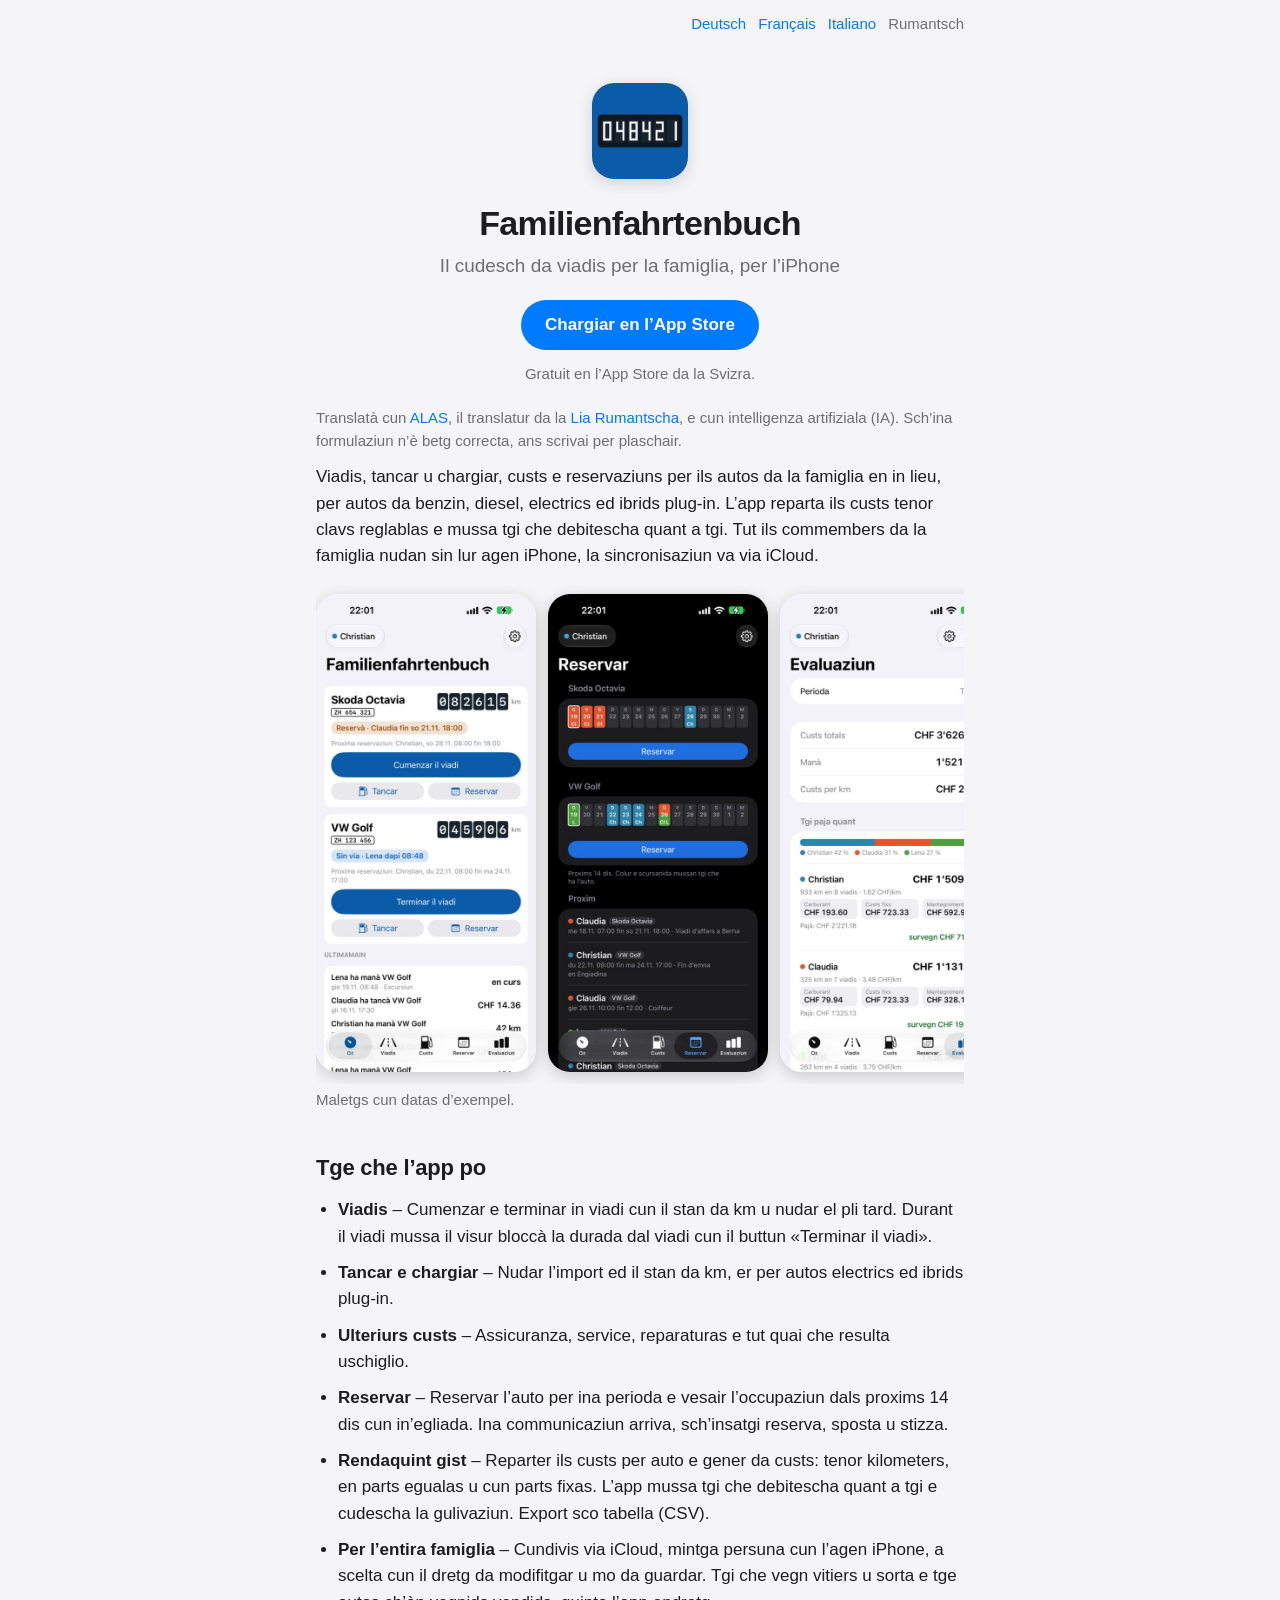
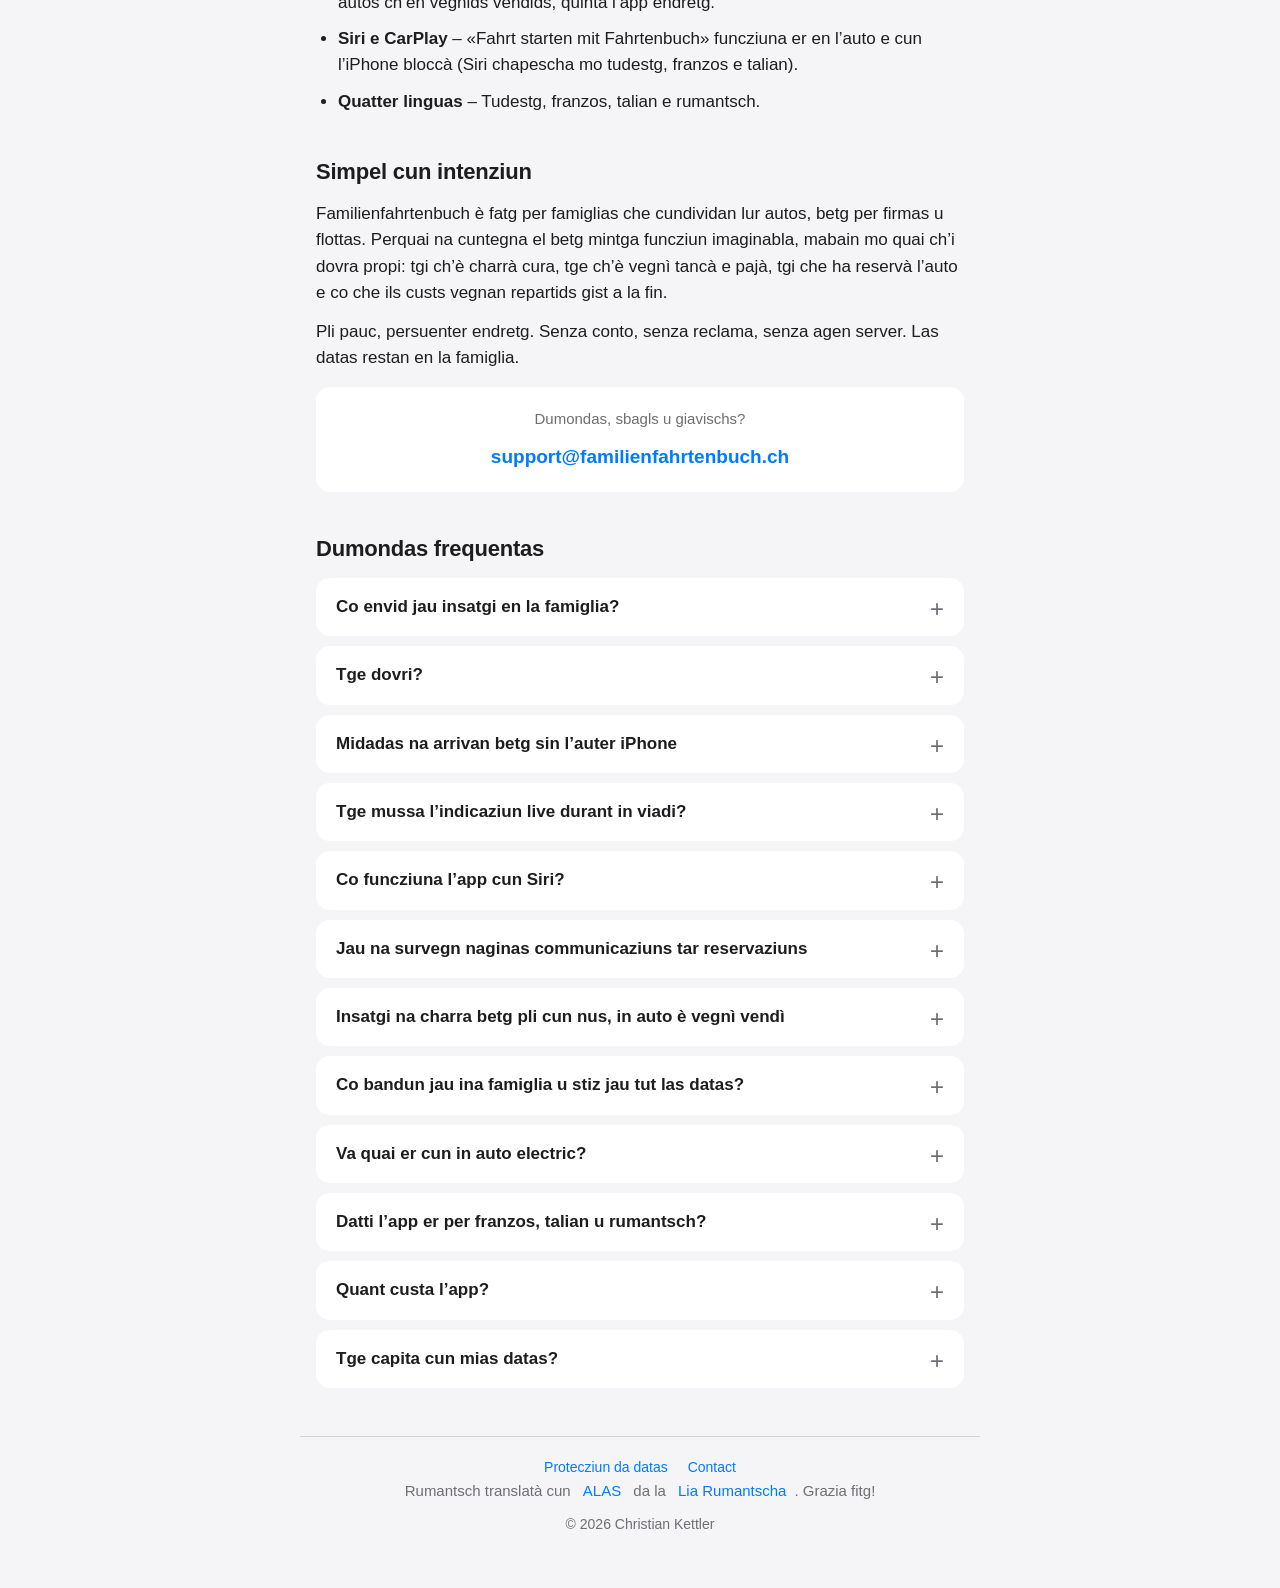
<file: rm/index.html>
<!doctype html>
<html lang="rm-CH">
<head>
<meta charset="utf-8">
<meta name="viewport" content="width=device-width, initial-scale=1">
<title>Familienfahrtenbuch – Support</title>
<link rel="canonical" href="https://familienfahrtenbuch.ch/rm/">
<link rel="alternate" hreflang="de-CH" href="https://familienfahrtenbuch.ch/">
<link rel="alternate" hreflang="fr-CH" href="https://familienfahrtenbuch.ch/fr/">
<link rel="alternate" hreflang="it-CH" href="https://familienfahrtenbuch.ch/it/">
<link rel="alternate" hreflang="rm-CH" href="https://familienfahrtenbuch.ch/rm/">
<link rel="alternate" hreflang="x-default" href="https://familienfahrtenbuch.ch/">
<meta name="description" content="Familienfahrtenbuch: il cudesch da viadis per la famiglia, per l’iPhone. Viadis, tancar, custs e reservaziuns, communablamain via iCloud. Agid e contact.">
<link rel="icon" href="../icon.png">
<link rel="apple-touch-icon" href="../apple-touch-icon.png">
<link rel="stylesheet" href="../style.css">
</head>
<body>
<nav class="langs" aria-label="Sprache / Langue / Lingua"><a href="../" lang="de" hreflang="de">Deutsch</a><a href="../fr/" lang="fr" hreflang="fr">Français</a><a href="../it/" lang="it" hreflang="it">Italiano</a><span aria-current="page">Rumantsch</span></nav>
<header>
  <img src="../icon.png" alt="">
  <h1>Familienfahrtenbuch</h1>
  <p class="lead">Il cudesch da viadis per la famiglia, per l’iPhone</p>
  <p><a class="store" href="https://apps.apple.com/ch/app/id6833366679">Chargiar en l’App Store</a></p>
  <p class="muted">Gratuit en l’App Store da la Svizra.</p>
</header>

<main>
  <p class="muted">Translatà cun <a href="https://alas.liarumantscha.ch" rel="noopener">ALAS</a>, il translatur da la <a href="https://www.liarumantscha.ch" rel="noopener">Lia Rumantscha</a>, e cun intelligenza artifiziala (IA). Sch’ina formulaziun n’è betg correcta, ans scrivai per plaschair.</p>

  <p>Viadis, tancar u chargiar, custs e reservaziuns per ils autos da la famiglia en in lieu, per autos da benzin, diesel, electrics ed ibrids plug-in. L’app reparta ils custs tenor clavs reglablas e mussa tgi che debitescha quant a tgi. Tut ils commembers da la famiglia nudan sin lur agen iPhone, la sincronisaziun va via iCloud.</p>

  <div class="gallery" aria-label="Fotografias dal visur da l’app">
    <img src="../bilder/rm/1-heute.jpg" alt="Oz: autos cun stan da km, reservaziun e viadi en curs" loading="lazy">
    <img src="../bilder/rm/3-reservieren-dunkel.jpg" alt="Reservar cun l’occupaziun dals proxims 14 dis, preschentaziun stgira" loading="lazy">
    <img src="../bilder/rm/4-auswertung.jpg" alt="Evaluaziun: custs, kilometers e tgi che paja quant" loading="lazy">
    <img src="../bilder/rm/6-kosten-dunkel.jpg" alt="Emplenidas dal tanc cun import e stan da km, preschentaziun stgira" loading="lazy">
    <img src="../bilder/rm/5-fahrten.jpg" alt="Glista dals viadis cun kilometers" loading="lazy">
    <img src="../bilder/rm/7-tanken.jpg" alt="Formular per nudar in’emplenida dal tanc" loading="lazy">
  </div>
  <p class="muted">Maletgs cun datas d’exempel.</p>

  <h2>Tge che l’app po</h2>
  <ul class="features">
    <li><strong>Viadis</strong> – Cumenzar e terminar in viadi cun il stan da km u nudar el pli tard. Durant il viadi mussa il visur bloccà la durada dal viadi cun il buttun «Terminar il viadi».</li>
    <li><strong>Tancar e chargiar</strong> – Nudar l’import ed il stan da km, er per autos electrics ed ibrids plug-in.</li>
    <li><strong>Ulteriurs custs</strong> – Assicuranza, service, reparaturas e tut quai che resulta uschiglio.</li>
    <li><strong>Reservar</strong> – Reservar l’auto per ina perioda e vesair l’occupaziun dals proxims 14 dis cun in’egliada. Ina communicaziun arriva, sch’insatgi reserva, sposta u stizza.</li>
    <li><strong>Rendaquint gist</strong> – Reparter ils custs per auto e gener da custs: tenor kilometers, en parts egualas u cun parts fixas. L’app mussa tgi che debitescha quant a tgi e cudescha la gulivaziun. Export sco tabella (CSV).</li>
    <li><strong>Per l’entira famiglia</strong> – Cundivis via iCloud, mintga persuna cun l’agen iPhone, a scelta cun il dretg da modifitgar u mo da guardar. Tgi che vegn vitiers u sorta e tge autos ch’èn vegnids vendids, quinta l’app endretg.</li>
    <li><strong>Siri e CarPlay</strong> – «Fahrt starten mit Fahrtenbuch» funcziuna er en l’auto e cun l’iPhone bloccà (Siri chapescha mo tudestg, franzos e talian).</li>
    <li><strong>Quatter linguas</strong> – Tudestg, franzos, talian e rumantsch.</li>
  </ul>

  <h2>Simpel cun intenziun</h2>
  <p>Familienfahrtenbuch è fatg per famiglias che cundividan lur autos, betg per firmas u flottas. Perquai na cuntegna el betg mintga funcziun imaginabla, mabain mo quai ch’i dovra propi: tgi ch’è charrà cura, tge ch’è vegnì tancà e pajà, tgi che ha reservà l’auto e co che ils custs vegnan repartids gist a la fin.</p>
  <p>Pli pauc, persuenter endretg. Senza conto, senza reclama, senza agen server. Las datas restan en la famiglia.</p>

  <div class="card contact">
    <p class="muted">Dumondas, sbagls u giavischs?</p>
    <a href="mailto:support@familienfahrtenbuch.ch">support@familienfahrtenbuch.ch</a>
  </div>

  <h2>Dumondas frequentas</h2>

  <details>
    <summary>Co envid jau insatgi en la famiglia?</summary>
    <div>
      <p>En l’app sut Configuraziun → «Envidar la famiglia …» trametter in link, per exempel cun Messadis.</p>
      <p>La persuna envidada installescha l’app, l’avra ina giada e tutga lura il link. Sch’i na capita nagut, simplamain tutgar anc ina giada il link.</p>
    </div>
  </details>

  <details>
    <summary>Tge dovri?</summary>
    <div>
      <p>In iPhone cun iOS 17 u pli nov. Per cundivider cun la famiglia ston tuts esser annunziads cun lur ID dad Apple tar iCloud. Las datas da la famiglia èn en l’iCloud da la persuna che ha envidà e quintan tar ses spazi d’iCloud (per il solit mo pauc spazi).</p>
    </div>
  </details>

  <details>
    <summary>Midadas na arrivan betg sin l’auter iPhone</summary>
    <div>
      <p>La sincronisaziun via iCloud po durar intginas minutas. Automaticamain en il fund funcziuna ella mo, sche l’actualisaziun en il fund è activada per l’app ed il modus da spargnar electricitad è deactivà. Uschiglio arrivan las midadas pir cura che l’app vegn averta. Per plaschair controllar:</p>
      <ul>
        <li>Configuraziun dad iOS → General → Actualisaziun en il fund (sin tudestg: Einstellungen → Allgemein → Hintergrundaktualisierung): activada, er tar Familienfahrtenbuch.</li>
        <li>Modus da spargnar electricitad (Stromsparmodus) deactivà. Betg stritgar davent l’app en la midada dad apps.</li>
        <li>Omadus iPhones èn colliads cun l’internet ed annunziads tar iCloud.</li>
        <li>En l’app sut Configuraziun stattan «Chargià l’ultima giada» ed «Ultima giada chargià si». Sch’i stat là in messadi «Sincronisaziun iCloud: …», ans tramettai quel per plaschair.</li>
        <li>Serrar l’app ina giada dal tut ed avrir ella puspè.</li>
      </ul>
    </div>
  </details>

  <details>
    <summary>Tge mussa l’indicaziun live durant in viadi?</summary>
    <div>
      <p>Uschè ditg che tes viadi è en curs, mussan il visur bloccà e la Dynamic Island l’auto, la durada dal viadi ed il buttun «Terminar il viadi». Il buttun avra directamain il formular per il stan da km. Sch’in viadi è en curs dapi 12 uras, ta regorda l’app da terminar el.</p>
      <p>La emprima giada dumonda iOS, sche l’app dastga mussar activitads live. Activar e deactivar pos ti quai en la configuraziun dad iOS sut Familienfahrtenbuch → Live-Aktivitäten. Pli ditg che 8 uras na mussa iOS nagina indicaziun live.</p>
    </div>
  </details>

  <details>
    <summary>Co funcziuna l’app cun Siri?</summary>
    <div>
      <p>Siri chapescha ils cumonds en la lingua ch’è tschernida per Siri en la configuraziun dad iOS: tudestg (discurrì per tudestg aut), franzos u talian, betg rumantsch. A partir da la versiun 1.4 mussa l’app sut Configuraziun → «Siri e cumonds curts» las frasas en la lingua da Siri; sche quella na correspunda betg, sa lascha ella tscherner a maun survart las frasas. Per tudestg di per exempel:</p>
      <ul>
        <li>«Fahrt starten mit Fahrtenbuch»</li>
        <li>«Fahrt mit VW Golf starten in Fahrtenbuch» (cun il num da tes auto)</li>
        <li>«Fahrt beenden mit Fahrtenbuch»</li>
        <li>«Tanken eintragen mit Fahrtenbuch»</li>
      </ul>
      <p>Siri dumonda tge che manca: l’auto, sch’i dat plirs, cun terminar il stan da km, cun tancar u chargiar l’import ed il stan da km. Cudeschà vegn sin la persuna ch’è tschernida en l’app sisum a sanestra sco «jau». Cumenzar e terminar in viadi funcziuna er cun l’iPhone bloccà ed en l’auto cun CarPlay, tancar e chargiar pir suenter avair debloccà.</p>
      <p>Ils medems cumonds sa chattan en l’app Cumonds curts (Kurzbefehle) e sa laschan metter sin la tasta d’acziun. En l’app sut Configuraziun → «Siri e cumonds curts» èn tut las frasas enumeradas.</p>
    </div>
  </details>

  <details>
    <summary>Jau na survegn naginas communicaziuns tar reservaziuns</summary>
    <div>
      <p>Mintga iPhone generescha sez la communicaziun, uschespert che la sincronisaziun ha purtà la midada. Il cumutader «Communicaziuns tar reservaziuns» en la Configuraziun vala perquai mo per l’agen iPhone. Ultra da quai sto l’app dastgar trametter communicaziuns en la configuraziun dad iOS.</p>
      <p>Impurtant: Senza actualisaziun en il fund u en il modus da spargnar electricitad arriva la communicaziun pir cura che l’app vegn averta. Er uschiglio decida iOS sez, cura ch’el sveglia l’app en il fund; ina communicaziun po perquai arrivar intginas minutas pli tard.</p>
    </div>
  </details>

  <details>
    <summary>Insatgi na charra betg pli cun nus, in auto è vegnì vendì</summary>
    <div>
      <p>Persunas en la Configuraziun «Laschar sortir …», autos «Marcar sco vendì …». Omadus restan cun lur inscripziuns en il rendaquint, per che la gulivaziun constettia, ma na cumparan betg pli en las glistas da selecziun.</p>
    </div>
  </details>

  <details>
    <summary>Co bandun jau ina famiglia u stiz jau tut las datas?</summary>
    <div>
      <p>Bandunar ina famiglia: Configuraziun → «Guardar ils participants». Stizzar tut las datas da la famiglia: Configuraziun → «Reinizialisar». Quai stizza las datas er tar tut ils envidads.</p>
    </div>
  </details>

  <details>
    <summary>Va quai er cun in auto electric?</summary>
    <div>
      <p>Gea. Tar l’auto en la Configuraziun tscherner sco tracziun «Electric». Lura stat «Chargiar» empè da «Tancar». En il rendaquint vegn l’electricitad repartida sco il carburant tenor ils kilometers charrads. Cun Siri (per tudestg): «Laden eintragen mit Fahrtenbuch».</p>
      <p>Tar in ibrid plug-in tscherner sco tracziun «Hibrid plug-in» (a partir da la versiun 1.4). Lura datti «Tancar/chargiar», ed en il formular tschernas ti, sch’igl è vegnì tancà u chargià. Siri dumonda.</p>
    </div>
  </details>

  <details>
    <summary>Datti l’app er per franzos, talian u rumantsch?</summary>
    <div>
      <p>Gea, a partir da la versiun 1.4. L’app suonda la lingua da l’iPhone. Damai che iOS na cumpiglia betg il rumantsch, tscherna ti il rumantsch en l’app sut Configuraziun → «Lingua»; lura serrar l’app ina giada dal tut ed avrir ella da nov. Il franzos ed il talian èn translatads cun intelligenza artifiziala (IA), il rumantsch cun <a href="https://alas.liarumantscha.ch" rel="noopener">ALAS</a>, il translatur da la <a href="https://www.liarumantscha.ch" rel="noopener">Lia Rumantscha</a>, e cun IA. Indicaziuns da sbagls retschavain nus gugent. Siri chapescha ils cumonds per tudestg, franzos e talian.</p>
    </div>
  </details>

  <details>
    <summary>Quant custa l’app?</summary>
    <div>
      <p>Nagut. Nagina reclama, nagins abunaments.</p>
    </div>
  </details>

  <details>
    <summary>Tge capita cun mias datas?</summary>
    <div>
      <p>L’app na rimna naginas datas. Quai che Vus nudais, è sin Voss iPhone ed en iCloud, visibel mo per Vossa famiglia. Nus n’avain nagin access. Detagls en la <a href="datenschutz.html">decleraziun davart la protecziun da datas</a>.</p>
    </div>
  </details>
</main>

<footer>
  <a href="datenschutz.html">Protecziun da datas</a>
  <a href="mailto:support@familienfahrtenbuch.ch">Contact</a>
  <p class="muted">Rumantsch translatà cun <a href="https://alas.liarumantscha.ch" rel="noopener">ALAS</a> da la <a href="https://www.liarumantscha.ch" rel="noopener">Lia Rumantscha</a>. Grazia fitg!</p>
  <p>© 2026 Christian Kettler</p>
</footer>
</body>
</html>
</file>
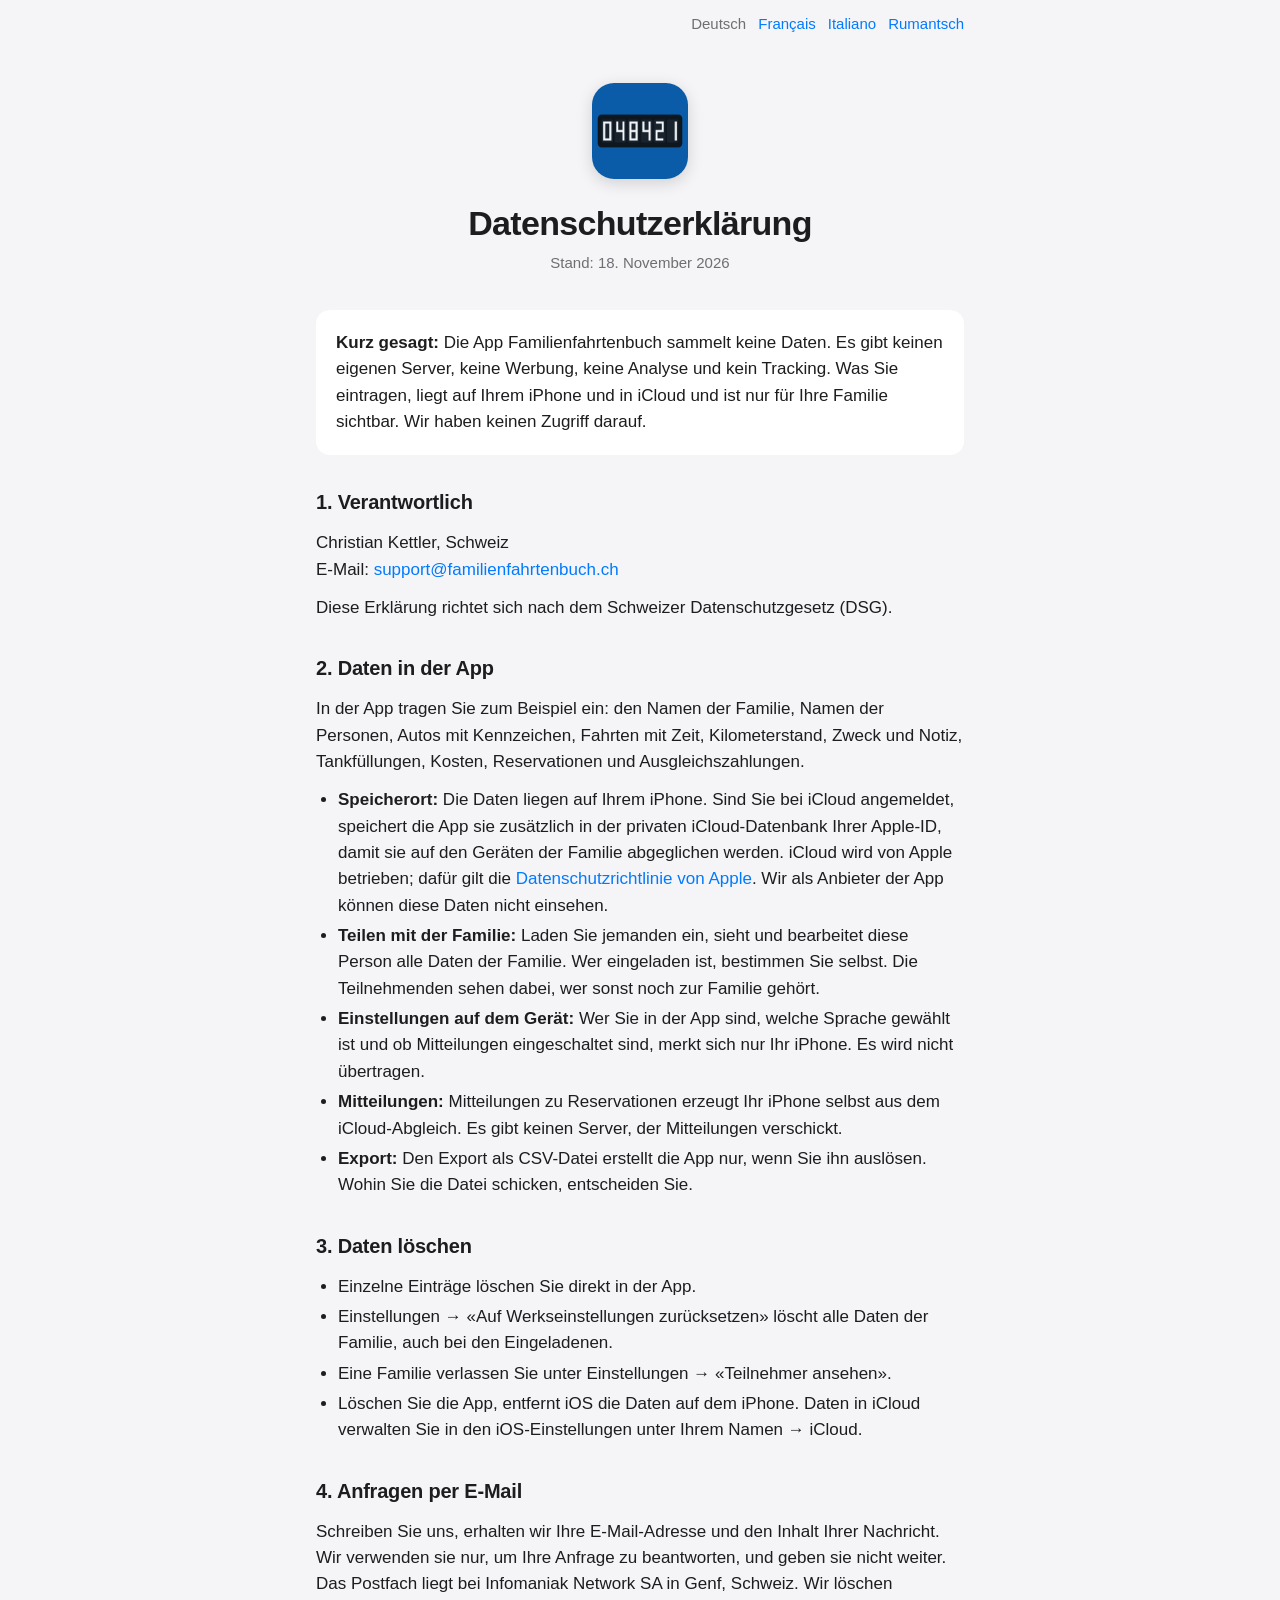
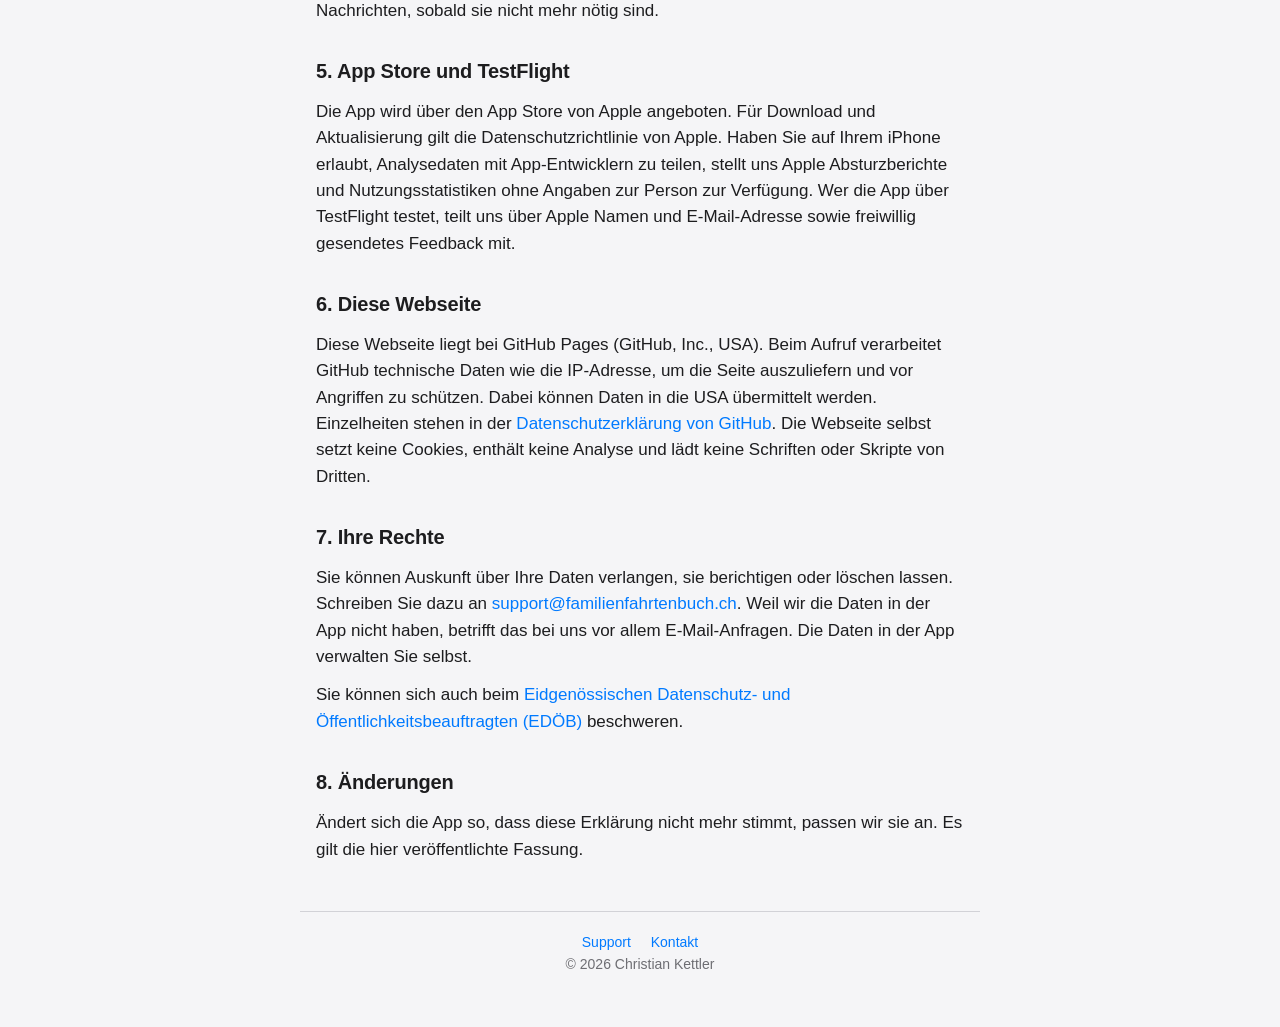
<file: datenschutz.html>
<!doctype html>
<html lang="de-CH">
<head>
<meta charset="utf-8">
<meta name="viewport" content="width=device-width, initial-scale=1">
<title>Familienfahrtenbuch – Datenschutz</title>
<link rel="canonical" href="https://familienfahrtenbuch.ch/datenschutz.html">
<link rel="alternate" hreflang="de-CH" href="https://familienfahrtenbuch.ch/datenschutz.html">
<link rel="alternate" hreflang="fr-CH" href="https://familienfahrtenbuch.ch/fr/datenschutz.html">
<link rel="alternate" hreflang="it-CH" href="https://familienfahrtenbuch.ch/it/datenschutz.html">
<link rel="alternate" hreflang="rm-CH" href="https://familienfahrtenbuch.ch/rm/datenschutz.html">
<link rel="alternate" hreflang="x-default" href="https://familienfahrtenbuch.ch/datenschutz.html">
<meta name="description" content="Datenschutzerklärung der iPhone-App Familienfahrtenbuch und dieser Webseite.">
<link rel="icon" href="icon.png">
<link rel="apple-touch-icon" href="apple-touch-icon.png">
<link rel="stylesheet" href="style.css">
</head>
<body>
<nav class="langs" aria-label="Sprache / Langue / Lingua"><span aria-current="page">Deutsch</span><a href="fr/datenschutz.html" lang="fr" hreflang="fr">Français</a><a href="it/datenschutz.html" lang="it" hreflang="it">Italiano</a><a href="rm/datenschutz.html" lang="rm" hreflang="rm">Rumantsch</a></nav>
<header>
  <a href="./"><img src="icon.png" alt="Familienfahrtenbuch, zur Startseite"></a>
  <h1>Datenschutz­erklärung</h1>
  <p class="muted">Stand: 18. November 2026</p>
</header>

<main class="policy">
  <div class="card">
    <strong>Kurz gesagt:</strong> Die App Familienfahrtenbuch sammelt keine Daten. Es gibt keinen eigenen Server, keine Werbung, keine Analyse und kein Tracking. Was Sie eintragen, liegt auf Ihrem iPhone und in iCloud und ist nur für Ihre Familie sichtbar. Wir haben keinen Zugriff darauf.
  </div>

  <h2>1. Verantwortlich</h2>
  <p>Christian Kettler, Schweiz<br>
  E-Mail: <a href="mailto:support@familienfahrtenbuch.ch">support@familienfahrtenbuch.ch</a></p>
  <p>Diese Erklärung richtet sich nach dem Schweizer Datenschutzgesetz (DSG).</p>

  <h2>2. Daten in der App</h2>
  <p>In der App tragen Sie zum Beispiel ein: den Namen der Familie, Namen der Personen, Autos mit Kennzeichen, Fahrten mit Zeit, Kilometerstand, Zweck und Notiz, Tankfüllungen, Kosten, Reservationen und Ausgleichszahlungen.</p>
  <ul>
    <li><strong>Speicherort:</strong> Die Daten liegen auf Ihrem iPhone. Sind Sie bei iCloud angemeldet, speichert die App sie zusätzlich in der privaten iCloud-Datenbank Ihrer Apple-ID, damit sie auf den Geräten der Familie abgeglichen werden. iCloud wird von Apple betrieben; dafür gilt die <a href="https://www.apple.com/chde/legal/privacy/" rel="noopener">Datenschutzrichtlinie von Apple</a>. Wir als Anbieter der App können diese Daten nicht einsehen.</li>
    <li><strong>Teilen mit der Familie:</strong> Laden Sie jemanden ein, sieht und bearbeitet diese Person alle Daten der Familie. Wer eingeladen ist, bestimmen Sie selbst. Die Teilnehmenden sehen dabei, wer sonst noch zur Familie gehört.</li>
    <li><strong>Einstellungen auf dem Gerät:</strong> Wer Sie in der App sind, welche Sprache gewählt ist und ob Mitteilungen eingeschaltet sind, merkt sich nur Ihr iPhone. Es wird nicht übertragen.</li>
    <li><strong>Mitteilungen:</strong> Mitteilungen zu Reservationen erzeugt Ihr iPhone selbst aus dem iCloud-Abgleich. Es gibt keinen Server, der Mitteilungen verschickt.</li>
    <li><strong>Export:</strong> Den Export als CSV-Datei erstellt die App nur, wenn Sie ihn auslösen. Wohin Sie die Datei schicken, entscheiden Sie.</li>
  </ul>

  <h2>3. Daten löschen</h2>
  <ul>
    <li>Einzelne Einträge löschen Sie direkt in der App.</li>
    <li>Einstellungen → «Auf Werkseinstellungen zurücksetzen» löscht alle Daten der Familie, auch bei den Eingeladenen.</li>
    <li>Eine Familie verlassen Sie unter Einstellungen → «Teilnehmer ansehen».</li>
    <li>Löschen Sie die App, entfernt iOS die Daten auf dem iPhone. Daten in iCloud verwalten Sie in den iOS-Einstellungen unter Ihrem Namen → iCloud.</li>
  </ul>

  <h2>4. Anfragen per E-Mail</h2>
  <p>Schreiben Sie uns, erhalten wir Ihre E-Mail-Adresse und den Inhalt Ihrer Nachricht. Wir verwenden sie nur, um Ihre Anfrage zu beantworten, und geben sie nicht weiter. Das Postfach liegt bei Infomaniak Network SA in Genf, Schweiz. Wir löschen Nachrichten, sobald sie nicht mehr nötig sind.</p>

  <h2>5. App Store und TestFlight</h2>
  <p>Die App wird über den App Store von Apple angeboten. Für Download und Aktualisierung gilt die Datenschutzrichtlinie von Apple. Haben Sie auf Ihrem iPhone erlaubt, Analysedaten mit App-Entwicklern zu teilen, stellt uns Apple Absturzberichte und Nutzungsstatistiken ohne Angaben zur Person zur Verfügung. Wer die App über TestFlight testet, teilt uns über Apple Namen und E-Mail-Adresse sowie freiwillig gesendetes Feedback mit.</p>

  <h2>6. Diese Webseite</h2>
  <p>Diese Webseite liegt bei GitHub Pages (GitHub, Inc., USA). Beim Aufruf verarbeitet GitHub technische Daten wie die IP-Adresse, um die Seite auszuliefern und vor Angriffen zu schützen. Dabei können Daten in die USA übermittelt werden. Einzelheiten stehen in der <a href="https://docs.github.com/de/site-policy/privacy-policies/github-general-privacy-statement" rel="noopener">Datenschutzerklärung von GitHub</a>. Die Webseite selbst setzt keine Cookies, enthält keine Analyse und lädt keine Schriften oder Skripte von Dritten.</p>

  <h2>7. Ihre Rechte</h2>
  <p>Sie können Auskunft über Ihre Daten verlangen, sie berichtigen oder löschen lassen. Schreiben Sie dazu an <a href="mailto:support@familienfahrtenbuch.ch">support@familienfahrtenbuch.ch</a>. Weil wir die Daten in der App nicht haben, betrifft das bei uns vor allem E-Mail-Anfragen. Die Daten in der App verwalten Sie selbst.</p>
  <p>Sie können sich auch beim <a href="https://www.edoeb.admin.ch" rel="noopener">Eidgenössischen Datenschutz- und Öffentlichkeitsbeauftragten (EDÖB)</a> beschweren.</p>

  <h2>8. Änderungen</h2>
  <p>Ändert sich die App so, dass diese Erklärung nicht mehr stimmt, passen wir sie an. Es gilt die hier veröffentlichte Fassung.</p>
</main>

<footer>
  <a href="./">Support</a>
  <a href="mailto:support@familienfahrtenbuch.ch">Kontakt</a>
  <p>© 2026 Christian Kettler</p>
</footer>
</body>
</html>
</file>
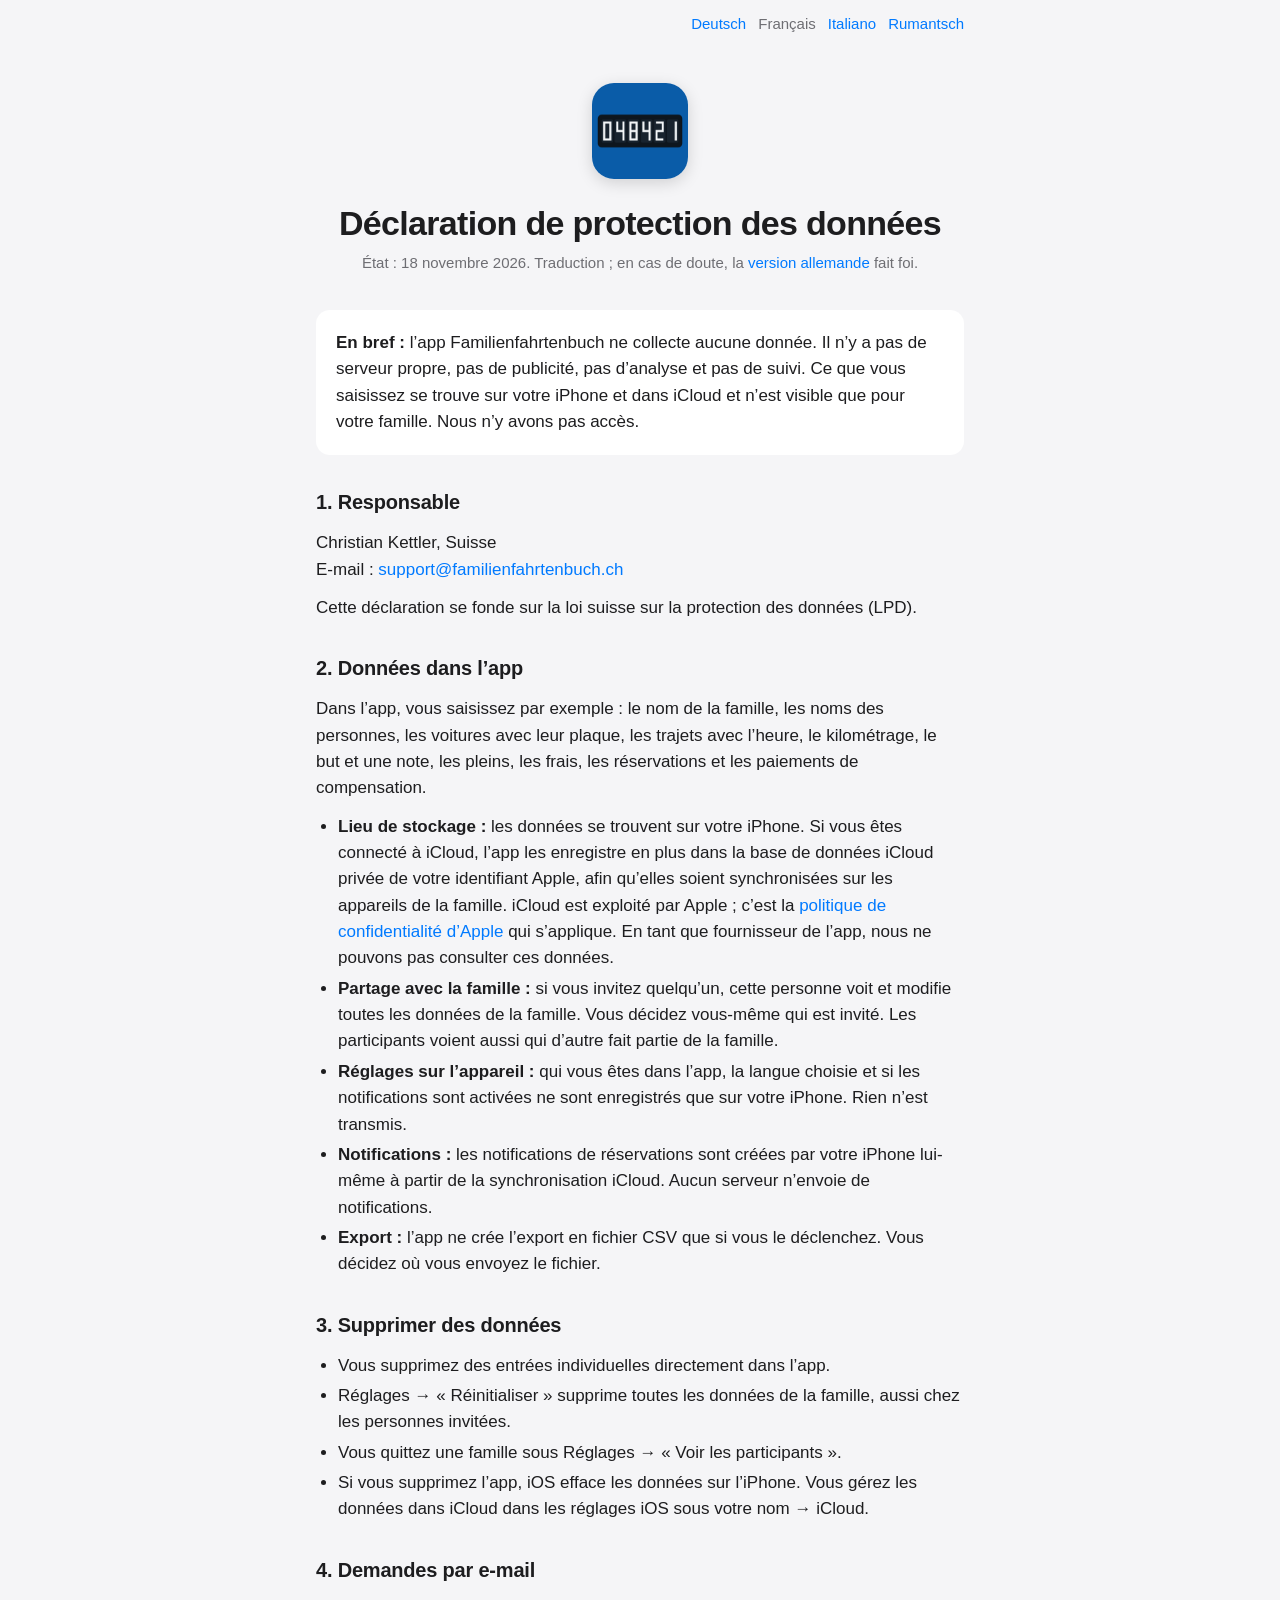
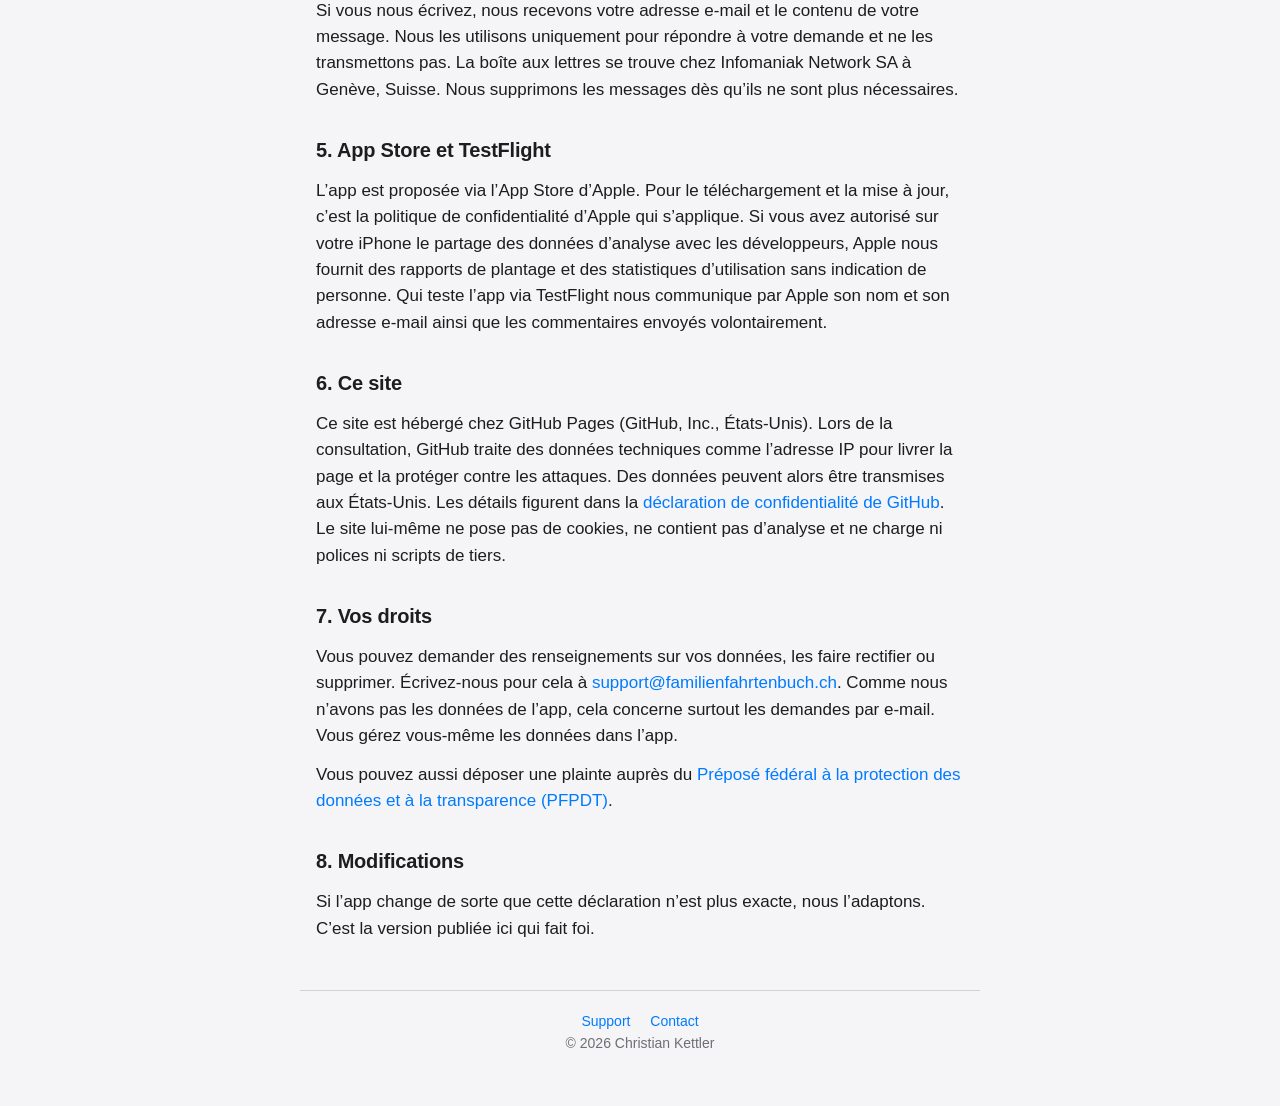
<file: fr/datenschutz.html>
<!doctype html>
<html lang="fr-CH">
<head>
<meta charset="utf-8">
<meta name="viewport" content="width=device-width, initial-scale=1">
<title>Familienfahrtenbuch – Protection des données</title>
<link rel="canonical" href="https://familienfahrtenbuch.ch/fr/datenschutz.html">
<link rel="alternate" hreflang="de-CH" href="https://familienfahrtenbuch.ch/datenschutz.html">
<link rel="alternate" hreflang="fr-CH" href="https://familienfahrtenbuch.ch/fr/datenschutz.html">
<link rel="alternate" hreflang="it-CH" href="https://familienfahrtenbuch.ch/it/datenschutz.html">
<link rel="alternate" hreflang="rm-CH" href="https://familienfahrtenbuch.ch/rm/datenschutz.html">
<link rel="alternate" hreflang="x-default" href="https://familienfahrtenbuch.ch/datenschutz.html">
<meta name="description" content="Déclaration de protection des données de l’app iPhone Familienfahrtenbuch et de ce site.">
<link rel="icon" href="../icon.png">
<link rel="apple-touch-icon" href="../apple-touch-icon.png">
<link rel="stylesheet" href="../style.css">
</head>
<body>
<nav class="langs" aria-label="Sprache / Langue / Lingua"><a href="../datenschutz.html" lang="de" hreflang="de">Deutsch</a><span aria-current="page">Français</span><a href="../it/datenschutz.html" lang="it" hreflang="it">Italiano</a><a href="../rm/datenschutz.html" lang="rm" hreflang="rm">Rumantsch</a></nav>
<header>
  <a href="./"><img src="../icon.png" alt="Familienfahrtenbuch, vers la page d’accueil"></a>
  <h1>Déclaration de protection des données</h1>
  <p class="muted">État : 18 novembre 2026. Traduction ; en cas de doute, la <a href="../datenschutz.html">version allemande</a> fait foi.</p>
</header>

<main class="policy">
  <div class="card">
    <strong>En bref :</strong> l’app Familienfahrtenbuch ne collecte aucune donnée. Il n’y a pas de serveur propre, pas de publicité, pas d’analyse et pas de suivi. Ce que vous saisissez se trouve sur votre iPhone et dans iCloud et n’est visible que pour votre famille. Nous n’y avons pas accès.
  </div>

  <h2>1. Responsable</h2>
  <p>Christian Kettler, Suisse<br>
  E-mail : <a href="mailto:support@familienfahrtenbuch.ch">support@familienfahrtenbuch.ch</a></p>
  <p>Cette déclaration se fonde sur la loi suisse sur la protection des données (LPD).</p>

  <h2>2. Données dans l’app</h2>
  <p>Dans l’app, vous saisissez par exemple : le nom de la famille, les noms des personnes, les voitures avec leur plaque, les trajets avec l’heure, le kilométrage, le but et une note, les pleins, les frais, les réservations et les paiements de compensation.</p>
  <ul>
    <li><strong>Lieu de stockage :</strong> les données se trouvent sur votre iPhone. Si vous êtes connecté à iCloud, l’app les enregistre en plus dans la base de données iCloud privée de votre identifiant Apple, afin qu’elles soient synchronisées sur les appareils de la famille. iCloud est exploité par Apple ; c’est la <a href="https://www.apple.com/chfr/legal/privacy/" rel="noopener">politique de confidentialité d’Apple</a> qui s’applique. En tant que fournisseur de l’app, nous ne pouvons pas consulter ces données.</li>
    <li><strong>Partage avec la famille :</strong> si vous invitez quelqu’un, cette personne voit et modifie toutes les données de la famille. Vous décidez vous-même qui est invité. Les participants voient aussi qui d’autre fait partie de la famille.</li>
    <li><strong>Réglages sur l’appareil :</strong> qui vous êtes dans l’app, la langue choisie et si les notifications sont activées ne sont enregistrés que sur votre iPhone. Rien n’est transmis.</li>
    <li><strong>Notifications :</strong> les notifications de réservations sont créées par votre iPhone lui-même à partir de la synchronisation iCloud. Aucun serveur n’envoie de notifications.</li>
    <li><strong>Export :</strong> l’app ne crée l’export en fichier CSV que si vous le déclenchez. Vous décidez où vous envoyez le fichier.</li>
  </ul>

  <h2>3. Supprimer des données</h2>
  <ul>
    <li>Vous supprimez des entrées individuelles directement dans l’app.</li>
    <li>Réglages → « Réinitialiser » supprime toutes les données de la famille, aussi chez les personnes invitées.</li>
    <li>Vous quittez une famille sous Réglages → « Voir les participants ».</li>
    <li>Si vous supprimez l’app, iOS efface les données sur l’iPhone. Vous gérez les données dans iCloud dans les réglages iOS sous votre nom → iCloud.</li>
  </ul>

  <h2>4. Demandes par e-mail</h2>
  <p>Si vous nous écrivez, nous recevons votre adresse e-mail et le contenu de votre message. Nous les utilisons uniquement pour répondre à votre demande et ne les transmettons pas. La boîte aux lettres se trouve chez Infomaniak Network SA à Genève, Suisse. Nous supprimons les messages dès qu’ils ne sont plus nécessaires.</p>

  <h2>5. App Store et TestFlight</h2>
  <p>L’app est proposée via l’App Store d’Apple. Pour le téléchargement et la mise à jour, c’est la politique de confidentialité d’Apple qui s’applique. Si vous avez autorisé sur votre iPhone le partage des données d’analyse avec les développeurs, Apple nous fournit des rapports de plantage et des statistiques d’utilisation sans indication de personne. Qui teste l’app via TestFlight nous communique par Apple son nom et son adresse e-mail ainsi que les commentaires envoyés volontairement.</p>

  <h2>6. Ce site</h2>
  <p>Ce site est hébergé chez GitHub Pages (GitHub, Inc., États-Unis). Lors de la consultation, GitHub traite des données techniques comme l’adresse IP pour livrer la page et la protéger contre les attaques. Des données peuvent alors être transmises aux États-Unis. Les détails figurent dans la <a href="https://docs.github.com/fr/site-policy/privacy-policies/github-general-privacy-statement" rel="noopener">déclaration de confidentialité de GitHub</a>. Le site lui-même ne pose pas de cookies, ne contient pas d’analyse et ne charge ni polices ni scripts de tiers.</p>

  <h2>7. Vos droits</h2>
  <p>Vous pouvez demander des renseignements sur vos données, les faire rectifier ou supprimer. Écrivez-nous pour cela à <a href="mailto:support@familienfahrtenbuch.ch">support@familienfahrtenbuch.ch</a>. Comme nous n’avons pas les données de l’app, cela concerne surtout les demandes par e-mail. Vous gérez vous-même les données dans l’app.</p>
  <p>Vous pouvez aussi déposer une plainte auprès du <a href="https://www.edoeb.admin.ch/fr" rel="noopener">Préposé fédéral à la protection des données et à la transparence (PFPDT)</a>.</p>

  <h2>8. Modifications</h2>
  <p>Si l’app change de sorte que cette déclaration n’est plus exacte, nous l’adaptons. C’est la version publiée ici qui fait foi.</p>
</main>

<footer>
  <a href="./">Support</a>
  <a href="mailto:support@familienfahrtenbuch.ch">Contact</a>
  <p>© 2026 Christian Kettler</p>
</footer>
</body>
</html>
</file>
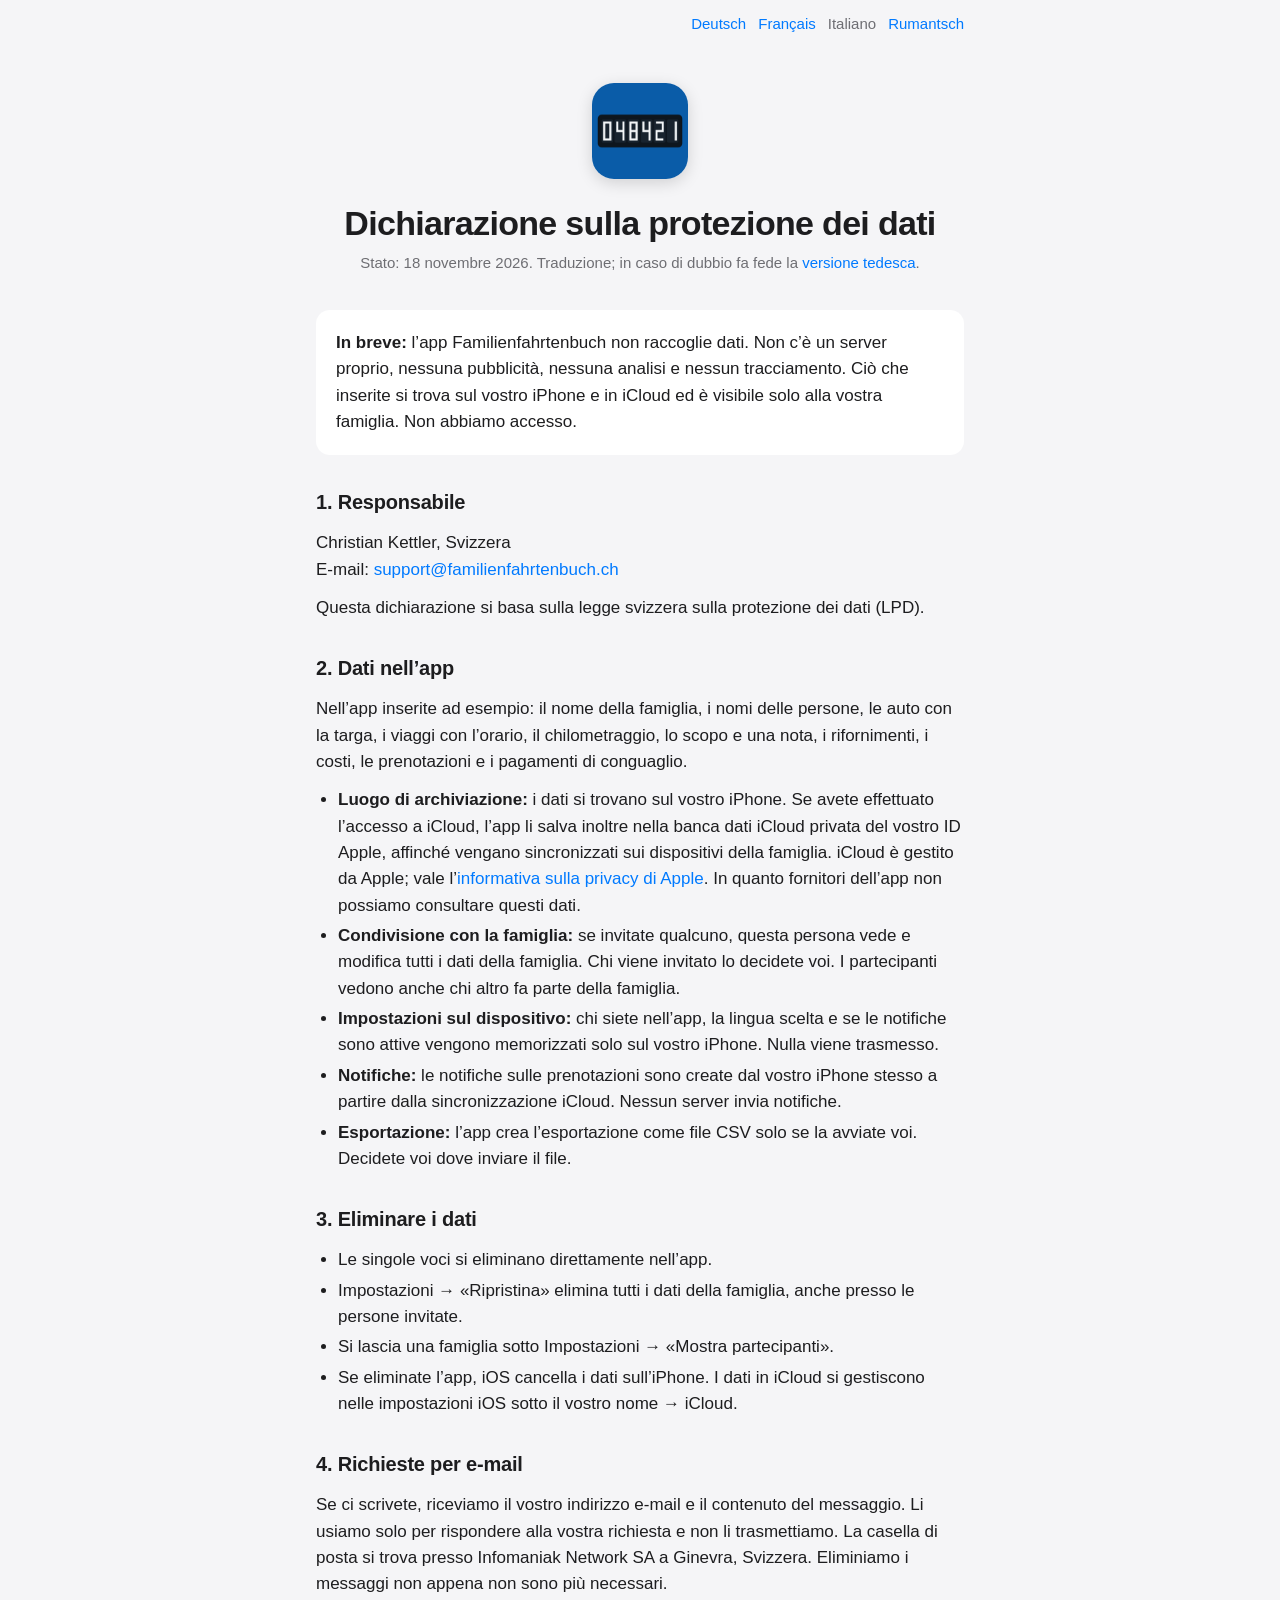
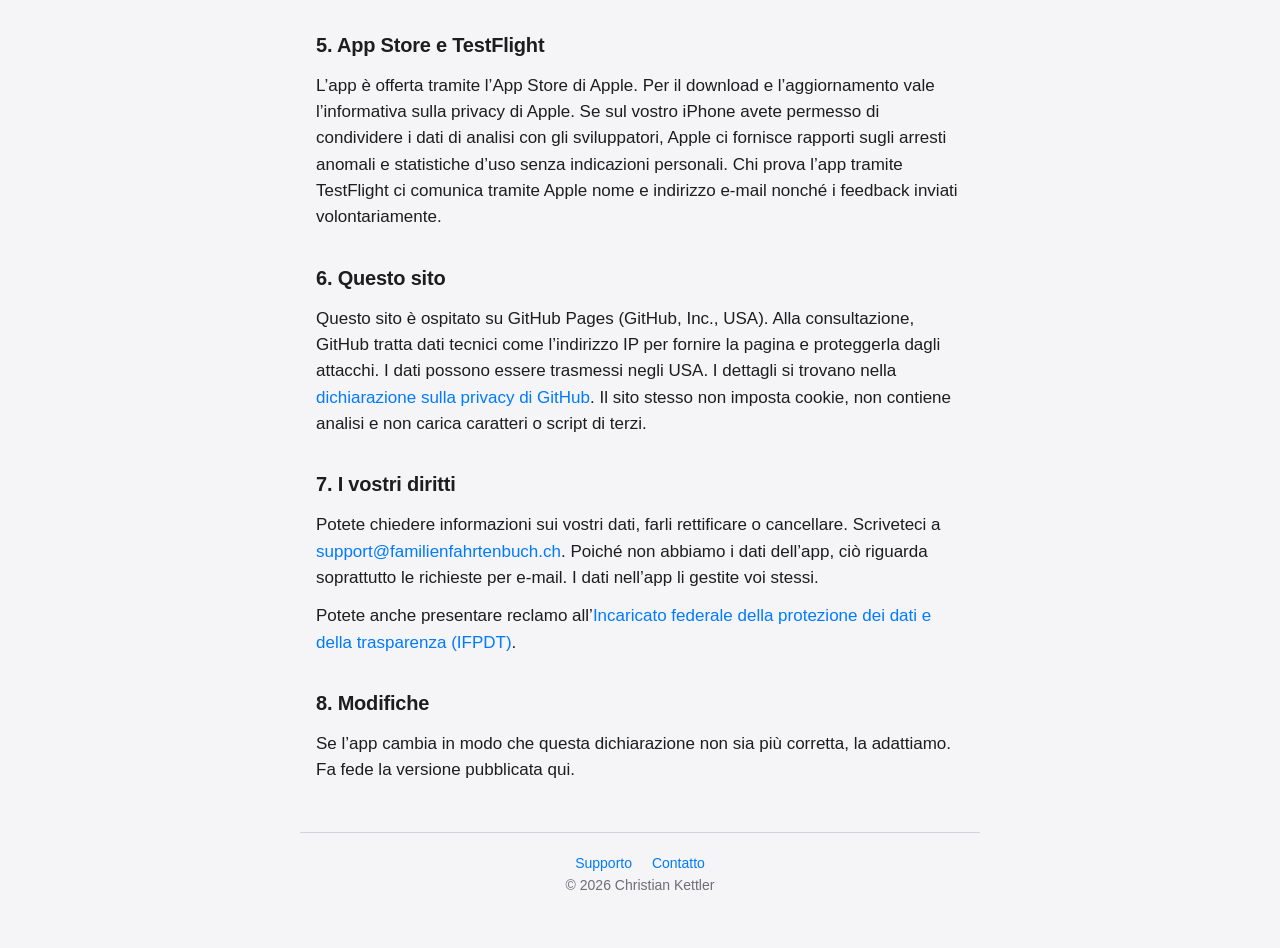
<file: it/datenschutz.html>
<!doctype html>
<html lang="it-CH">
<head>
<meta charset="utf-8">
<meta name="viewport" content="width=device-width, initial-scale=1">
<title>Familienfahrtenbuch – Protezione dei dati</title>
<link rel="canonical" href="https://familienfahrtenbuch.ch/it/datenschutz.html">
<link rel="alternate" hreflang="de-CH" href="https://familienfahrtenbuch.ch/datenschutz.html">
<link rel="alternate" hreflang="fr-CH" href="https://familienfahrtenbuch.ch/fr/datenschutz.html">
<link rel="alternate" hreflang="it-CH" href="https://familienfahrtenbuch.ch/it/datenschutz.html">
<link rel="alternate" hreflang="rm-CH" href="https://familienfahrtenbuch.ch/rm/datenschutz.html">
<link rel="alternate" hreflang="x-default" href="https://familienfahrtenbuch.ch/datenschutz.html">
<meta name="description" content="Dichiarazione sulla protezione dei dati dell’app per iPhone Familienfahrtenbuch e di questo sito.">
<link rel="icon" href="../icon.png">
<link rel="apple-touch-icon" href="../apple-touch-icon.png">
<link rel="stylesheet" href="../style.css">
</head>
<body>
<nav class="langs" aria-label="Sprache / Langue / Lingua"><a href="../datenschutz.html" lang="de" hreflang="de">Deutsch</a><a href="../fr/datenschutz.html" lang="fr" hreflang="fr">Français</a><span aria-current="page">Italiano</span><a href="../rm/datenschutz.html" lang="rm" hreflang="rm">Rumantsch</a></nav>
<header>
  <a href="./"><img src="../icon.png" alt="Familienfahrtenbuch, alla pagina iniziale"></a>
  <h1>Dichiarazione sulla protezione dei dati</h1>
  <p class="muted">Stato: 18 novembre 2026. Traduzione; in caso di dubbio fa fede la <a href="../datenschutz.html">versione tedesca</a>.</p>
</header>

<main class="policy">
  <div class="card">
    <strong>In breve:</strong> l’app Familienfahrtenbuch non raccoglie dati. Non c’è un server proprio, nessuna pubblicità, nessuna analisi e nessun tracciamento. Ciò che inserite si trova sul vostro iPhone e in iCloud ed è visibile solo alla vostra famiglia. Non abbiamo accesso.
  </div>

  <h2>1. Responsabile</h2>
  <p>Christian Kettler, Svizzera<br>
  E-mail: <a href="mailto:support@familienfahrtenbuch.ch">support@familienfahrtenbuch.ch</a></p>
  <p>Questa dichiarazione si basa sulla legge svizzera sulla protezione dei dati (LPD).</p>

  <h2>2. Dati nell’app</h2>
  <p>Nell’app inserite ad esempio: il nome della famiglia, i nomi delle persone, le auto con la targa, i viaggi con l’orario, il chilometraggio, lo scopo e una nota, i rifornimenti, i costi, le prenotazioni e i pagamenti di conguaglio.</p>
  <ul>
    <li><strong>Luogo di archiviazione:</strong> i dati si trovano sul vostro iPhone. Se avete effettuato l’accesso a iCloud, l’app li salva inoltre nella banca dati iCloud privata del vostro ID Apple, affinché vengano sincronizzati sui dispositivi della famiglia. iCloud è gestito da Apple; vale l’<a href="https://www.apple.com/chit/legal/privacy/" rel="noopener">informativa sulla privacy di Apple</a>. In quanto fornitori dell’app non possiamo consultare questi dati.</li>
    <li><strong>Condivisione con la famiglia:</strong> se invitate qualcuno, questa persona vede e modifica tutti i dati della famiglia. Chi viene invitato lo decidete voi. I partecipanti vedono anche chi altro fa parte della famiglia.</li>
    <li><strong>Impostazioni sul dispositivo:</strong> chi siete nell’app, la lingua scelta e se le notifiche sono attive vengono memorizzati solo sul vostro iPhone. Nulla viene trasmesso.</li>
    <li><strong>Notifiche:</strong> le notifiche sulle prenotazioni sono create dal vostro iPhone stesso a partire dalla sincronizzazione iCloud. Nessun server invia notifiche.</li>
    <li><strong>Esportazione:</strong> l’app crea l’esportazione come file CSV solo se la avviate voi. Decidete voi dove inviare il file.</li>
  </ul>

  <h2>3. Eliminare i dati</h2>
  <ul>
    <li>Le singole voci si eliminano direttamente nell’app.</li>
    <li>Impostazioni → «Ripristina» elimina tutti i dati della famiglia, anche presso le persone invitate.</li>
    <li>Si lascia una famiglia sotto Impostazioni → «Mostra partecipanti».</li>
    <li>Se eliminate l’app, iOS cancella i dati sull’iPhone. I dati in iCloud si gestiscono nelle impostazioni iOS sotto il vostro nome → iCloud.</li>
  </ul>

  <h2>4. Richieste per e-mail</h2>
  <p>Se ci scrivete, riceviamo il vostro indirizzo e-mail e il contenuto del messaggio. Li usiamo solo per rispondere alla vostra richiesta e non li trasmettiamo. La casella di posta si trova presso Infomaniak Network SA a Ginevra, Svizzera. Eliminiamo i messaggi non appena non sono più necessari.</p>

  <h2>5. App Store e TestFlight</h2>
  <p>L’app è offerta tramite l’App Store di Apple. Per il download e l’aggiornamento vale l’informativa sulla privacy di Apple. Se sul vostro iPhone avete permesso di condividere i dati di analisi con gli sviluppatori, Apple ci fornisce rapporti sugli arresti anomali e statistiche d’uso senza indicazioni personali. Chi prova l’app tramite TestFlight ci comunica tramite Apple nome e indirizzo e-mail nonché i feedback inviati volontariamente.</p>

  <h2>6. Questo sito</h2>
  <p>Questo sito è ospitato su GitHub Pages (GitHub, Inc., USA). Alla consultazione, GitHub tratta dati tecnici come l’indirizzo IP per fornire la pagina e proteggerla dagli attacchi. I dati possono essere trasmessi negli USA. I dettagli si trovano nella <a href="https://docs.github.com/it/site-policy/privacy-policies/github-general-privacy-statement" rel="noopener">dichiarazione sulla privacy di GitHub</a>. Il sito stesso non imposta cookie, non contiene analisi e non carica caratteri o script di terzi.</p>

  <h2>7. I vostri diritti</h2>
  <p>Potete chiedere informazioni sui vostri dati, farli rettificare o cancellare. Scriveteci a <a href="mailto:support@familienfahrtenbuch.ch">support@familienfahrtenbuch.ch</a>. Poiché non abbiamo i dati dell’app, ciò riguarda soprattutto le richieste per e-mail. I dati nell’app li gestite voi stessi.</p>
  <p>Potete anche presentare reclamo all’<a href="https://www.edoeb.admin.ch/it" rel="noopener">Incaricato federale della protezione dei dati e della trasparenza (IFPDT)</a>.</p>

  <h2>8. Modifiche</h2>
  <p>Se l’app cambia in modo che questa dichiarazione non sia più corretta, la adattiamo. Fa fede la versione pubblicata qui.</p>
</main>

<footer>
  <a href="./">Supporto</a>
  <a href="mailto:support@familienfahrtenbuch.ch">Contatto</a>
  <p>© 2026 Christian Kettler</p>
</footer>
</body>
</html>
</file>
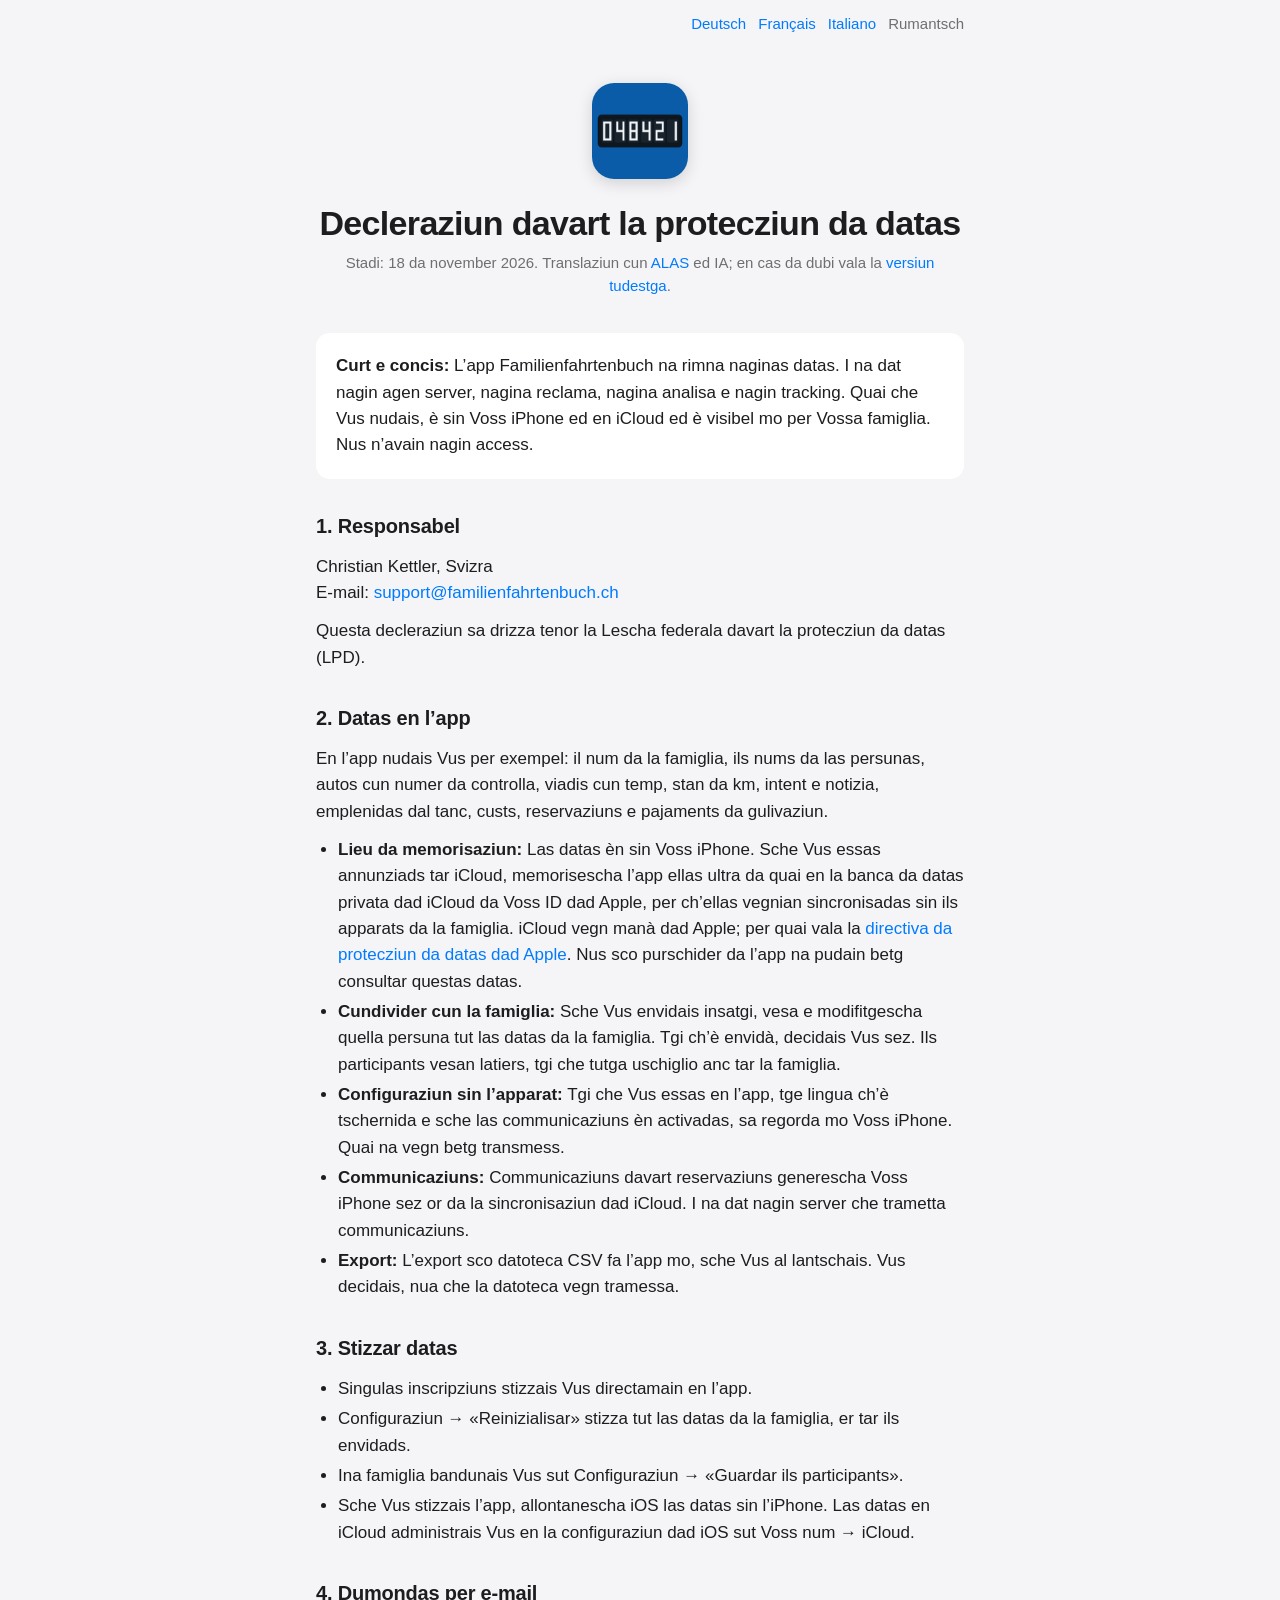
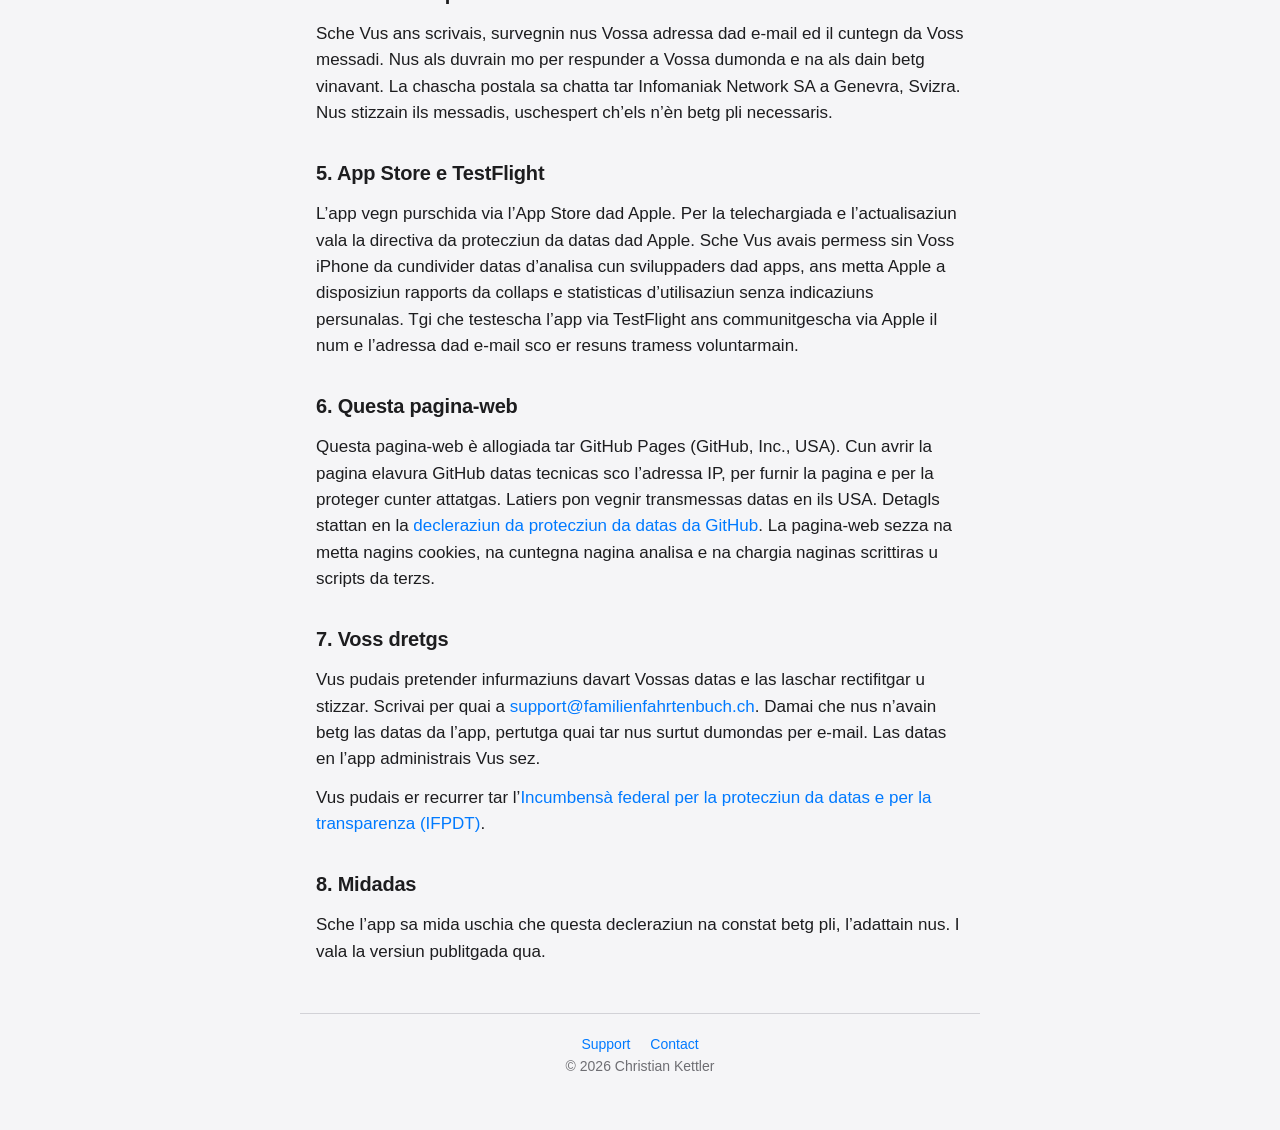
<file: rm/datenschutz.html>
<!doctype html>
<html lang="rm-CH">
<head>
<meta charset="utf-8">
<meta name="viewport" content="width=device-width, initial-scale=1">
<title>Familienfahrtenbuch – Protecziun da datas</title>
<link rel="canonical" href="https://familienfahrtenbuch.ch/rm/datenschutz.html">
<link rel="alternate" hreflang="de-CH" href="https://familienfahrtenbuch.ch/datenschutz.html">
<link rel="alternate" hreflang="fr-CH" href="https://familienfahrtenbuch.ch/fr/datenschutz.html">
<link rel="alternate" hreflang="it-CH" href="https://familienfahrtenbuch.ch/it/datenschutz.html">
<link rel="alternate" hreflang="rm-CH" href="https://familienfahrtenbuch.ch/rm/datenschutz.html">
<link rel="alternate" hreflang="x-default" href="https://familienfahrtenbuch.ch/datenschutz.html">
<meta name="description" content="Decleraziun davart la protecziun da datas da l’app per iPhone Familienfahrtenbuch e da questa pagina-web.">
<link rel="icon" href="../icon.png">
<link rel="apple-touch-icon" href="../apple-touch-icon.png">
<link rel="stylesheet" href="../style.css">
</head>
<body>
<nav class="langs" aria-label="Sprache / Langue / Lingua"><a href="../datenschutz.html" lang="de" hreflang="de">Deutsch</a><a href="../fr/datenschutz.html" lang="fr" hreflang="fr">Français</a><a href="../it/datenschutz.html" lang="it" hreflang="it">Italiano</a><span aria-current="page">Rumantsch</span></nav>
<header>
  <a href="./"><img src="../icon.png" alt="Familienfahrtenbuch, a la pagina iniziala"></a>
  <h1>Decleraziun davart la protecziun da datas</h1>
  <p class="muted">Stadi: 18 da november 2026. Translaziun cun <a href="https://alas.liarumantscha.ch" rel="noopener">ALAS</a> ed IA; en cas da dubi vala la <a href="../datenschutz.html">versiun tudestga</a>.</p>
</header>

<main class="policy">
  <div class="card">
    <strong>Curt e concis:</strong> L’app Familienfahrtenbuch na rimna naginas datas. I na dat nagin agen server, nagina reclama, nagina analisa e nagin tracking. Quai che Vus nudais, è sin Voss iPhone ed en iCloud ed è visibel mo per Vossa famiglia. Nus n’avain nagin access.
  </div>

  <h2>1. Responsabel</h2>
  <p>Christian Kettler, Svizra<br>
  E-mail: <a href="mailto:support@familienfahrtenbuch.ch">support@familienfahrtenbuch.ch</a></p>
  <p>Questa decleraziun sa drizza tenor la Lescha federala davart la protecziun da datas (LPD).</p>

  <h2>2. Datas en l’app</h2>
  <p>En l’app nudais Vus per exempel: il num da la famiglia, ils nums da las persunas, autos cun numer da controlla, viadis cun temp, stan da km, intent e notizia, emplenidas dal tanc, custs, reservaziuns e pajaments da gulivaziun.</p>
  <ul>
    <li><strong>Lieu da memorisaziun:</strong> Las datas èn sin Voss iPhone. Sche Vus essas annunziads tar iCloud, memorisescha l’app ellas ultra da quai en la banca da datas privata dad iCloud da Voss ID dad Apple, per ch’ellas vegnian sincronisadas sin ils apparats da la famiglia. iCloud vegn manà dad Apple; per quai vala la <a href="https://www.apple.com/chde/legal/privacy/" rel="noopener">directiva da protecziun da datas dad Apple</a>. Nus sco purschider da l’app na pudain betg consultar questas datas.</li>
    <li><strong>Cundivider cun la famiglia:</strong> Sche Vus envidais insatgi, vesa e modifitgescha quella persuna tut las datas da la famiglia. Tgi ch’è envidà, decidais Vus sez. Ils participants vesan latiers, tgi che tutga uschiglio anc tar la famiglia.</li>
    <li><strong>Configuraziun sin l’apparat:</strong> Tgi che Vus essas en l’app, tge lingua ch’è tschernida e sche las communicaziuns èn activadas, sa regorda mo Voss iPhone. Quai na vegn betg transmess.</li>
    <li><strong>Communicaziuns:</strong> Communicaziuns davart reservaziuns generescha Voss iPhone sez or da la sincronisaziun dad iCloud. I na dat nagin server che trametta communicaziuns.</li>
    <li><strong>Export:</strong> L’export sco datoteca CSV fa l’app mo, sche Vus al lantschais. Vus decidais, nua che la datoteca vegn tramessa.</li>
  </ul>

  <h2>3. Stizzar datas</h2>
  <ul>
    <li>Singulas inscripziuns stizzais Vus directamain en l’app.</li>
    <li>Configuraziun → «Reinizialisar» stizza tut las datas da la famiglia, er tar ils envidads.</li>
    <li>Ina famiglia bandunais Vus sut Configuraziun → «Guardar ils participants».</li>
    <li>Sche Vus stizzais l’app, allontanescha iOS las datas sin l’iPhone. Las datas en iCloud administrais Vus en la configuraziun dad iOS sut Voss num → iCloud.</li>
  </ul>

  <h2>4. Dumondas per e-mail</h2>
  <p>Sche Vus ans scrivais, survegnin nus Vossa adressa dad e-mail ed il cuntegn da Voss messadi. Nus als duvrain mo per respunder a Vossa dumonda e na als dain betg vinavant. La chascha postala sa chatta tar Infomaniak Network SA a Genevra, Svizra. Nus stizzain ils messadis, uschespert ch’els n’èn betg pli necessaris.</p>

  <h2>5. App Store e TestFlight</h2>
  <p>L’app vegn purschida via l’App Store dad Apple. Per la telechargiada e l’actualisaziun vala la directiva da protecziun da datas dad Apple. Sche Vus avais permess sin Voss iPhone da cundivider datas d’analisa cun sviluppaders dad apps, ans metta Apple a disposiziun rapports da collaps e statisticas d’utilisaziun senza indicaziuns persunalas. Tgi che testescha l’app via TestFlight ans communitgescha via Apple il num e l’adressa dad e-mail sco er resuns tramess voluntarmain.</p>

  <h2>6. Questa pagina-web</h2>
  <p>Questa pagina-web è allogiada tar GitHub Pages (GitHub, Inc., USA). Cun avrir la pagina elavura GitHub datas tecnicas sco l’adressa IP, per furnir la pagina e per la proteger cunter attatgas. Latiers pon vegnir transmessas datas en ils USA. Detagls stattan en la <a href="https://docs.github.com/de/site-policy/privacy-policies/github-general-privacy-statement" rel="noopener">decleraziun da protecziun da datas da GitHub</a>. La pagina-web sezza na metta nagins cookies, na cuntegna nagina analisa e na chargia naginas scrittiras u scripts da terzs.</p>

  <h2>7. Voss dretgs</h2>
  <p>Vus pudais pretender infurmaziuns davart Vossas datas e las laschar rectifitgar u stizzar. Scrivai per quai a <a href="mailto:support@familienfahrtenbuch.ch">support@familienfahrtenbuch.ch</a>. Damai che nus n’avain betg las datas da l’app, pertutga quai tar nus surtut dumondas per e-mail. Las datas en l’app administrais Vus sez.</p>
  <p>Vus pudais er recurrer tar l’<a href="https://www.edoeb.admin.ch" rel="noopener">Incumbensà federal per la protecziun da datas e per la transparenza (IFPDT)</a>.</p>

  <h2>8. Midadas</h2>
  <p>Sche l’app sa mida uschia che questa decleraziun na constat betg pli, l’adattain nus. I vala la versiun publitgada qua.</p>
</main>

<footer>
  <a href="./">Support</a>
  <a href="mailto:support@familienfahrtenbuch.ch">Contact</a>
  <p>© 2026 Christian Kettler</p>
</footer>
</body>
</html>
</file>
<file: style.css>
:root {
  --bg: #f5f5f7;
  --card: #ffffff;
  --text: #1d1d1f;
  --muted: #6e6e73;
  --line: #d2d2d7;
  --accent: #007aff;
  color-scheme: light dark;
}
@media (prefers-color-scheme: dark) {
  :root:not([data-theme="light"]) {
    --bg: #000000;
    --card: #1c1c1e;
    --text: #f5f5f7;
    --muted: #a1a1a6;
    --line: #38383a;
    --accent: #3b95ff;
  }
}
:root[data-theme="dark"] {
  --bg: #000000;
  --card: #1c1c1e;
  --text: #f5f5f7;
  --muted: #a1a1a6;
  --line: #38383a;
  --accent: #3b95ff;
}

* { box-sizing: border-box; }
html { -webkit-text-size-adjust: 100%; }
body {
  margin: 0;
  background: var(--bg);
  color: var(--text);
  font: 17px/1.55 -apple-system, BlinkMacSystemFont, "SF Pro Text", "Helvetica Neue", Arial, sans-serif;
}
main, header, footer { max-width: 680px; margin: 0 auto; padding: 0 16px; }
header { padding-top: 48px; padding-bottom: 8px; text-align: center; }
header img { width: 96px; height: 96px; border-radius: 22px; box-shadow: 0 4px 16px rgba(0,0,0,.15); }
h1 { font-size: 34px; line-height: 1.15; margin: 16px 0 8px; letter-spacing: -.02em; }
h2 { font-size: 22px; margin: 40px 0 12px; letter-spacing: -.01em; }
h3 { font-size: 17px; margin: 24px 0 4px; }
p, ul { margin: 0 0 12px; }
ul { padding-left: 22px; }
li { margin-bottom: 4px; }
.features li { margin-bottom: 10px; }
a { color: var(--accent); text-decoration: none; }
a:hover { text-decoration: underline; }
.lead { color: var(--muted); font-size: 19px; }
.muted { color: var(--muted); font-size: 15px; }

a.store {
  display: inline-block;
  margin-top: 8px;
  padding: 12px 24px;
  border-radius: 999px;
  background: var(--accent);
  color: #fff;
  font-weight: 600;
}
a.store:hover { text-decoration: none; opacity: .9; }

.gallery {
  display: flex;
  gap: 12px;
  overflow-x: auto;
  scroll-snap-type: x mandatory;
  padding: 8px 0 12px;
  margin: 16px 0 4px;
  -webkit-overflow-scrolling: touch;
}
.gallery img {
  flex: 0 0 auto;
  width: 220px;
  height: auto;
  border-radius: 22px;
  scroll-snap-align: start;
  box-shadow: 0 4px 16px rgba(0,0,0,.18);
}
@media (max-width: 480px) { .gallery img { width: 62vw; } }

.card {
  background: var(--card);
  border-radius: 14px;
  padding: 20px;
  margin: 16px 0;
}
.contact { text-align: center; }
.contact a { font-size: 19px; font-weight: 600; word-break: break-word; }

details {
  background: var(--card);
  border-radius: 14px;
  margin: 10px 0;
  padding: 0 20px;
}
summary {
  cursor: pointer;
  list-style: none;
  padding: 16px 28px 16px 0;
  font-weight: 600;
  position: relative;
}
summary::-webkit-details-marker { display: none; }
summary::after {
  content: "+";
  position: absolute; right: 0; top: 12px;
  font-size: 24px; font-weight: 400; color: var(--muted);
}
details[open] summary::after { content: "–"; }
details > div { padding-bottom: 16px; }

.policy h2 { font-size: 20px; margin-top: 32px; }

footer {
  margin-top: 48px;
  padding-top: 20px;
  padding-bottom: 40px;
  border-top: 1px solid var(--line);
  color: var(--muted);
  font-size: 14px;
  text-align: center;
}
footer a { margin: 0 8px; }

/* Sprachwahl oben rechts */
.langs { max-width: 680px; margin: 0 auto; padding: 12px 16px 0; text-align: right; font-size: 15px; }
.langs a, .langs span { margin-left: 12px; }
.langs span { color: var(--muted); }
</file>
